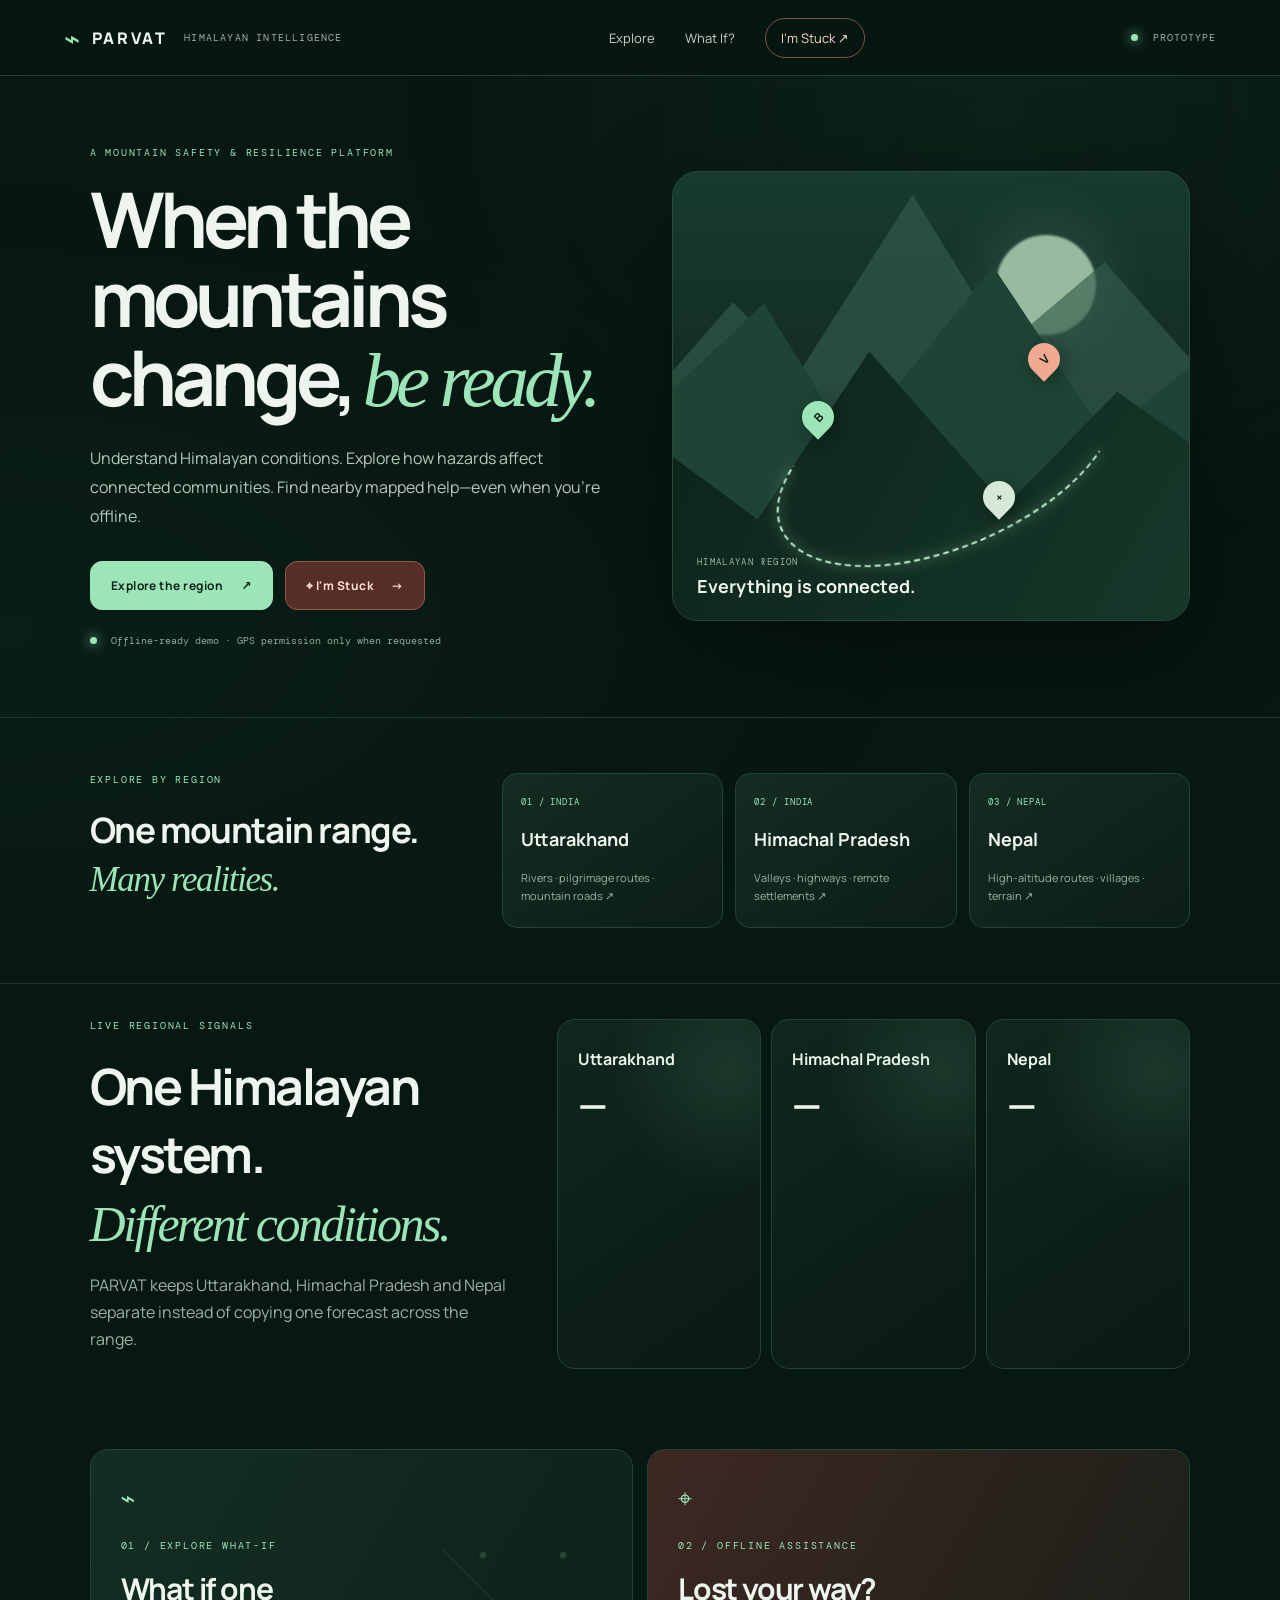
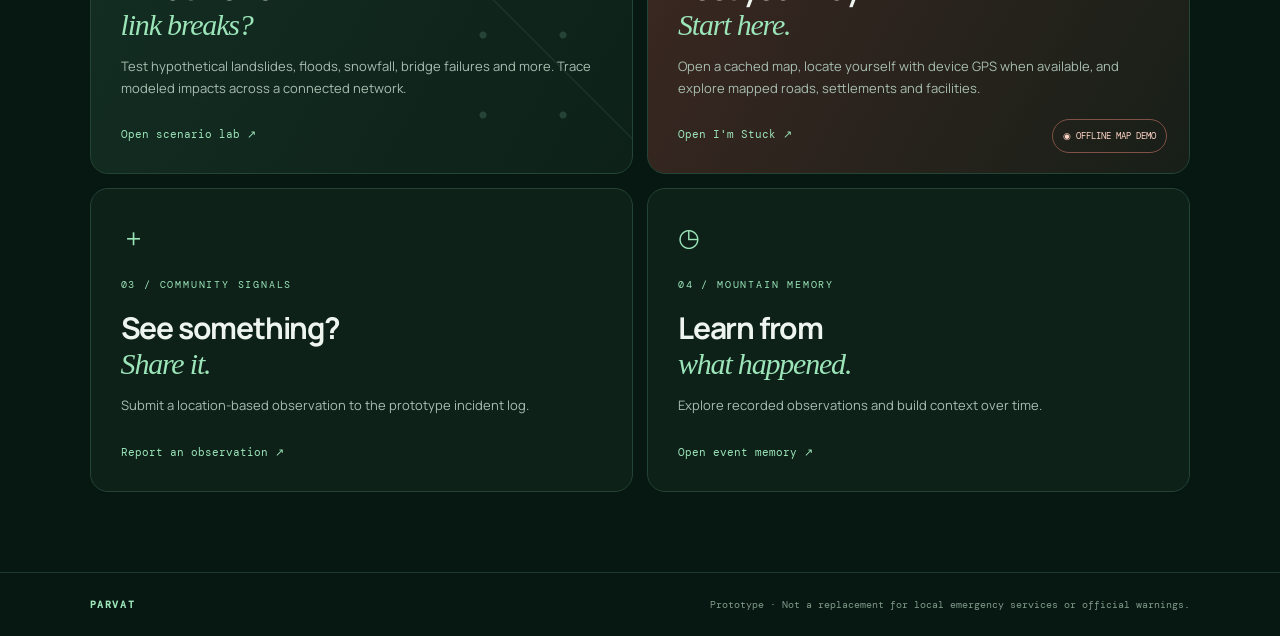
<file: frontend/index.html>
<!doctype html><html lang="en"><head><meta charset="utf-8"><meta name="viewport" content="width=device-width,initial-scale=1"><meta name="theme-color" content="#071711"><title>PARVAT — Himalayan Intelligence</title><link rel="stylesheet" href="assets/style.css"></head><body class="home"><div class="ambient"></div><header class="topbar"><a class="brand" href="index.html"><span class="brand-mark">⌁</span> PARVAT <small>HIMALAYAN INTELLIGENCE</small></a><nav><a href="pages/dashboard.html">Explore</a><a href="pages/simulate.html">What If?</a><a href="pages/stuck.html" class="nav-emergency">I'm Stuck ↗</a></nav><span class="live"><i></i> PROTOTYPE</span></header><main><section class="hero"><div class="hero-copy"><div class="eyebrow">A MOUNTAIN SAFETY & RESILIENCE PLATFORM</div><h1>When the mountains<br>change, <em>be ready.</em></h1><p class="lead">Understand Himalayan conditions. Explore how hazards affect connected communities. Find nearby mapped help—even when you're offline.</p><div class="hero-actions"><a class="btn primary" href="pages/dashboard.html">Explore the region <span>↗</span></a><a class="btn emergency" href="pages/stuck.html">⌖ I'm Stuck <span>→</span></a></div><div class="hero-note"><span class="pulse"></span> Offline-ready demo · GPS permission only when requested</div></div><div class="hero-art"><div class="sun"></div><div class="mountain mountain-back"></div><div class="mountain mountain-mid"></div><div class="mountain mountain-front"></div><div class="route-line"></div><div class="map-pin pin-a">B</div><div class="map-pin pin-b">V</div><div class="map-pin pin-c">+</div><div class="art-caption"><span>HIMALAYAN REGION</span><b>Everything is connected.</b></div></div></section><section class="region-section"><div><div class="eyebrow">EXPLORE BY REGION</div><h2>One mountain range.<br><em>Many realities.</em></h2></div><div class="region-cards"><a class="region-card" href="pages/dashboard.html?region=uttarakhand"><span>01 / INDIA</span><b>Uttarakhand</b><small>Rivers · pilgrimage routes · mountain roads ↗</small></a><a class="region-card" href="pages/dashboard.html?region=himachal"><span>02 / INDIA</span><b>Himachal Pradesh</b><small>Valleys · highways · remote settlements ↗</small></a><a class="region-card" href="pages/dashboard.html?region=nepal"><span>03 / NEPAL</span><b>Nepal</b><small>High-altitude routes · villages · terrain ↗</small></a></div></section><section class="home-weather"><div><div class="eyebrow">LIVE REGIONAL SIGNALS</div><h2>One Himalayan system.<br><em>Different conditions.</em></h2><p>PARVAT keeps Uttarakhand, Himachal Pradesh and Nepal separate instead of copying one forecast across the range.</p></div><div class="home-weather-grid" id="homeWeather"><div class="region-live-card"><h3>Uttarakhand</h3><div class="temp">—</div></div><div class="region-live-card"><h3>Himachal Pradesh</h3><div class="temp">—</div></div><div class="region-live-card"><h3>Nepal</h3><div class="temp">—</div></div></div></section><section class="feature-grid"><a class="feature feature-large" href="pages/simulate.html"><div class="feature-icon">⌁</div><div class="eyebrow">01 / EXPLORE WHAT-IF</div><h3>What if one<br><em>link breaks?</em></h3><p>Test hypothetical landslides, floods, snowfall, bridge failures and more. Trace modeled impacts across a connected network.</p><span class="feature-link">Open scenario lab ↗</span><div class="network-art"><i></i><i></i><i></i><i></i><i></i><b></b></div></a><a class="feature feature-rescue" href="pages/stuck.html"><div class="feature-icon">⌖</div><div class="eyebrow">02 / OFFLINE ASSISTANCE</div><h3>Lost your way?<br><em>Start here.</em></h3><p>Open a cached map, locate yourself with device GPS when available, and explore mapped roads, settlements and facilities.</p><span class="feature-link">Open I'm Stuck ↗</span><div class="offline-chip">◉ OFFLINE MAP DEMO</div></a><a class="feature" href="pages/report.html"><div class="feature-icon">＋</div><div class="eyebrow">03 / COMMUNITY SIGNALS</div><h3>See something?<br><em>Share it.</em></h3><p>Submit a location-based observation to the prototype incident log.</p><span class="feature-link">Report an observation ↗</span></a><a class="feature" href="pages/memory.html"><div class="feature-icon">◷</div><div class="eyebrow">04 / MOUNTAIN MEMORY</div><h3>Learn from<br><em>what happened.</em></h3><p>Explore recorded observations and build context over time.</p><span class="feature-link">Open event memory ↗</span></a></section></main><footer><b>PARVAT</b><span>Prototype · Not a replacement for local emergency services or official warnings.</span></footer><script src="assets/config.js"></script><script>const regions=["uttarakhand","himachal","nepal"];Promise.all(regions.map(r=>fetch((window.PARVAT_API||"http://127.0.0.1:8000")+"/api/regions/"+r+"/weather").then(x=>x.json()))).then(ds=>{document.querySelectorAll("#homeWeather .region-live-card").forEach((e,i)=>{const d=ds[i],c=d.current||{},r=d.risk||{};e.querySelector(".temp").textContent=c.temperature_c==null?"—":Math.round(c.temperature_c)+"°C";e.insertAdjacentHTML("beforeend",`<div class="home-weather-meta">Rain ${c.rain_mm??0} mm · ${r.band||"WATCH"}</div>`);})}).catch(()=>{});</script><script>if('serviceWorker'in navigator)navigator.serviceWorker.register('sw.js').catch(()=>{});</script></body></html>
</file>
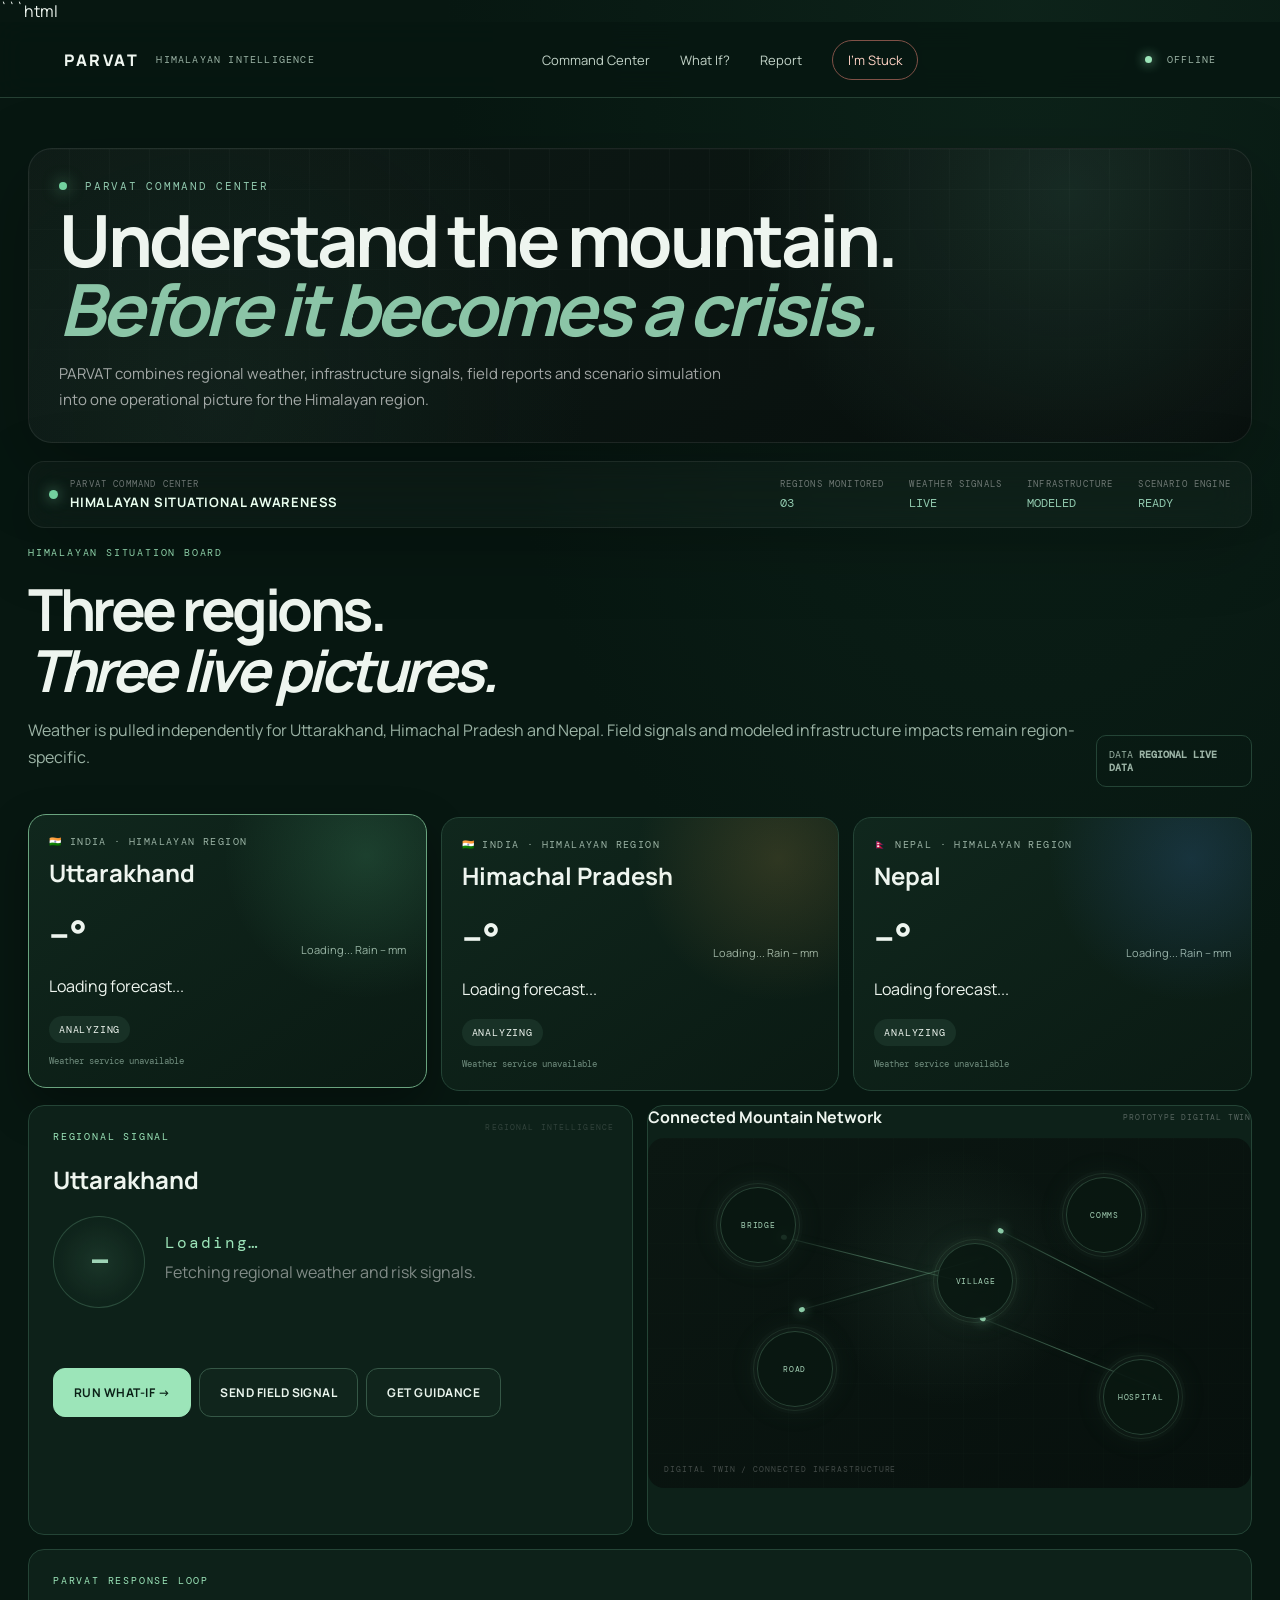
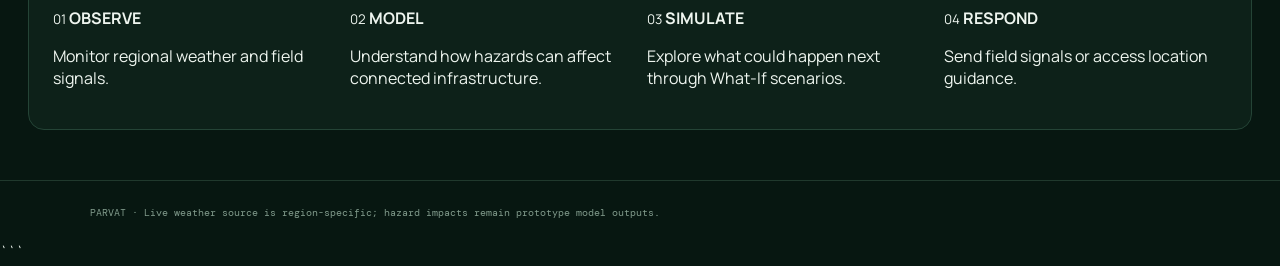
<file: frontend/pages/dashboard.html>
```html
<!doctype html>
<html lang="en">

<head>
    <meta charset="utf-8">
    <meta name="viewport" content="width=device-width, initial-scale=1">

    <title>Command Center — PARVAT</title>

    <link rel="stylesheet" href="../assets/style.css">

    <style>
        /* =========================================================
           COMMAND CENTER — DASHBOARD ENHANCEMENT
        ========================================================= */

        .command-hero {
            position: relative;
            overflow: hidden;
            margin-bottom: 18px;
            padding: 30px;
            border: 1px solid rgba(255,255,255,.08);
            border-radius: 24px;
            background:
                radial-gradient(circle at 85% 15%, rgba(91,168,138,.16), transparent 30%),
                radial-gradient(circle at 15% 90%, rgba(57,103,84,.12), transparent 35%),
                linear-gradient(135deg, rgba(14,28,23,.96), rgba(8,15,13,.98));
            box-shadow: 0 25px 80px rgba(0,0,0,.25);
        }

        .command-hero::before {
            content: "";
            position: absolute;
            inset: 0;
            pointer-events: none;
            background:
                linear-gradient(rgba(255,255,255,.025) 1px, transparent 1px),
                linear-gradient(90deg, rgba(255,255,255,.025) 1px, transparent 1px);
            background-size: 40px 40px;
            mask-image: linear-gradient(to bottom, black, transparent);
        }

        .command-hero-content {
            position: relative;
            z-index: 2;
            max-width: 850px;
        }

        .command-kicker {
            display: flex;
            align-items: center;
            gap: 10px;
            margin-bottom: 12px;
            font-family: "DM Mono", monospace;
            font-size: 11px;
            letter-spacing: .16em;
            color: #91c9ae;
        }

        .command-kicker .pulse {
            width: 8px;
            height: 8px;
            border-radius: 50%;
            background: #72d19f;
            box-shadow: 0 0 16px rgba(114,209,159,.8);
            animation: commandPulse 1.8s infinite;
        }

        @keyframes commandPulse {
            0%,100% {
                opacity: .45;
                transform: scale(.8);
            }

            50% {
                opacity: 1;
                transform: scale(1.15);
            }
        }

        .command-hero h1 {
            margin: 0;
            font-size: clamp(38px, 6vw, 72px);
            line-height: .96;
            letter-spacing: -.045em;
        }

        .command-hero h1 span {
            color: #8bc5a7;
            font-style: italic;
        }

        .command-hero p {
            max-width: 680px;
            margin: 18px 0 0;
            color: rgba(255,255,255,.62);
            font-size: 15px;
            line-height: 1.7;
        }

        /* COMMAND STATUS */

        .command-intelligence {
            display: grid;
            grid-template-columns: 1fr auto;
            gap: 20px;
            align-items: center;
            margin: 0 0 18px;
            padding: 16px 20px;
            border: 1px solid rgba(255,255,255,.07);
            border-radius: 16px;
            background: rgba(255,255,255,.025);
        }

        .command-live {
            display: flex;
            align-items: center;
            gap: 12px;
        }

        .live-dot {
            width: 9px;
            height: 9px;
            flex: 0 0 9px;
            border-radius: 50%;
            background: #73d19e;
            box-shadow: 0 0 14px rgba(115,209,158,.7);
        }

        .command-live small,
        .command-summary span {
            display: block;
            font-family: "DM Mono", monospace;
            font-size: 9px;
            letter-spacing: .13em;
            color: rgba(255,255,255,.4);
        }

        .command-live strong {
            display: block;
            margin-top: 3px;
            font-size: 13px;
            letter-spacing: .06em;
        }

        .command-summary {
            display: flex;
            gap: 25px;
        }

        .command-summary div {
            min-width: 80px;
        }

        .command-summary strong {
            display: block;
            margin-top: 5px;
            font-family: "DM Mono", monospace;
            font-size: 12px;
            color: #91c9ae;
        }

        /* REGION CARDS */

        .region-dashboard {
            display: grid;
            grid-template-columns: repeat(3, 1fr);
            gap: 14px;
        }

        .region-card {
            position: relative;
            overflow: hidden;
            min-height: 220px;
            padding: 22px;
            border: 1px solid rgba(255,255,255,.07);
            border-radius: 20px;
            background: linear-gradient(
                145deg,
                rgba(255,255,255,.045),
                rgba(255,255,255,.015)
            );
            transition: .35s ease;
            cursor: pointer;
        }

        .region-card:hover {
            transform: translateY(-4px);
            border-color: rgba(130,195,162,.35);
            box-shadow: 0 18px 50px rgba(0,0,0,.25);
        }

        .region-card::after {
            content: "";
            position: absolute;
            width: 180px;
            height: 180px;
            right: -80px;
            bottom: -100px;
            border-radius: 50%;
            background: rgba(112,180,143,.08);
            filter: blur(5px);
        }

        .region-card-top {
            display: flex;
            justify-content: space-between;
            align-items: flex-start;
        }

        .region-name {
            font-size: 18px;
            font-weight: 700;
        }

        .region-code {
            font-family: "DM Mono", monospace;
            font-size: 9px;
            color: rgba(255,255,255,.35);
            letter-spacing: .1em;
        }

        .region-weather {
            display: flex;
            align-items: center;
            gap: 14px;
            margin-top: 28px;
        }

        .region-icon {
            font-size: 38px;
            line-height: 1;
        }

        .region-temp {
            font-family: "DM Mono", monospace;
            font-size: 38px;
            letter-spacing: -.05em;
        }

        .region-condition {
            margin-top: 3px;
            color: rgba(255,255,255,.55);
            font-size: 12px;
        }

        .region-bottom {
            display: flex;
            justify-content: space-between;
            align-items: end;
            margin-top: 25px;
        }

        .region-risk-label {
            font-family: "DM Mono", monospace;
            font-size: 9px;
            color: rgba(255,255,255,.38);
            letter-spacing: .1em;
        }

        .region-risk {
            margin-top: 5px;
            font-size: 15px;
            font-weight: 700;
        }

        .region-rain {
            text-align: right;
            font-family: "DM Mono", monospace;
            font-size: 11px;
            color: rgba(255,255,255,.55);
        }

        /* SELECTED REGION */

        .intelligence-panel {
            position: relative;
            overflow: hidden;
        }

        .intelligence-panel::before {
            content: "REGIONAL INTELLIGENCE";
            position: absolute;
            right: 18px;
            top: 16px;
            font-family: "DM Mono", monospace;
            font-size: 8px;
            letter-spacing: .14em;
            color: rgba(255,255,255,.15);
        }

        .signal-line {
            display: flex;
            gap: 20px;
            align-items: center;
            margin-top: 20px;
        }

        .signal-score {
            display: grid;
            place-items: center;
            width: 92px;
            height: 92px;
            flex: 0 0 92px;
            border: 1px solid rgba(125,195,157,.25);
            border-radius: 50%;
            background: radial-gradient(
                circle,
                rgba(104,168,130,.15),
                rgba(104,168,130,.025) 65%
            );
            font-family: "DM Mono", monospace;
            font-size: 25px;
            color: #9ed3b5;
        }

        .signal-line b {
            font-size: 16px;
        }

        .signal-line p {
            margin-top: 7px;
            color: rgba(255,255,255,.48);
            line-height: 1.55;
        }

        .drivers {
            display: flex;
            flex-wrap: wrap;
            gap: 7px;
            margin-top: 20px;
        }

        .drivers > * {
            padding: 7px 10px;
            border: 1px solid rgba(255,255,255,.07);
            border-radius: 999px;
            background: rgba(255,255,255,.025);
            font-family: "DM Mono", monospace;
            font-size: 9px;
            color: rgba(255,255,255,.55);
        }

        .asset-strip {
            display: grid;
            grid-template-columns: repeat(3, 1fr);
            gap: 8px;
            margin-top: 18px;
        }

        .asset-strip > * {
            padding: 12px;
            border: 1px solid rgba(255,255,255,.06);
            border-radius: 10px;
            background: rgba(0,0,0,.12);
        }

        .quick-actions {
            display: flex;
            flex-wrap: wrap;
            gap: 8px;
            margin-top: 22px;
        }

        /* DIGITAL TWIN */

        .map {
            min-height: 430px;
            overflow: hidden;
        }

        .map-title {
            display: flex;
            justify-content: space-between;
            align-items: center;
            margin-bottom: 10px;
        }

        .map-title span {
            font-family: "DM Mono", monospace;
            font-size: 8px;
            letter-spacing: .1em;
            color: rgba(255,255,255,.3);
        }

        .network-live {
            position: relative;
            min-height: 350px;
            overflow: hidden;
            border-radius: 16px;
            background:
                radial-gradient(circle at 50% 40%, rgba(87,135,111,.13), transparent 35%),
                linear-gradient(145deg, #0b1712, #07100d);
        }

        .network-live::before {
            content: "";
            position: absolute;
            inset: 0;
            opacity: .3;
            background:
                linear-gradient(rgba(130,180,150,.06) 1px, transparent 1px),
                linear-gradient(90deg, rgba(130,180,150,.06) 1px, transparent 1px);
            background-size: 35px 35px;
        }

        .network-live::after {
            content: "DIGITAL TWIN / CONNECTED INFRASTRUCTURE";
            position: absolute;
            left: 16px;
            bottom: 14px;
            font-family: "DM Mono", monospace;
            font-size: 8px;
            letter-spacing: .12em;
            color: rgba(255,255,255,.24);
        }

        .network-node {
            position: absolute;
            z-index: 3;
            display: grid;
            place-items: center;
            width: 76px;
            height: 76px;
            border: 1px solid rgba(135,200,164,.25);
            border-radius: 50%;
            background: rgba(10,25,18,.88);
            box-shadow:
                0 0 0 7px rgba(111,181,139,.025),
                0 0 35px rgba(111,181,139,.08);
            font-family: "DM Mono", monospace;
            font-size: 8px;
            letter-spacing: .08em;
            color: #a3cfb4;
        }

        .network-node::after {
            content: "";
            position: absolute;
            inset: -5px;
            border: 1px solid rgba(120,190,148,.12);
            border-radius: inherit;
            animation: nodePulse 3s infinite;
        }

        @keyframes nodePulse {
            0%,100% {
                transform: scale(.95);
                opacity: .2;
            }

            50% {
                transform: scale(1.08);
                opacity: .7;
            }
        }

        .bridge {
            top: 14%;
            left: 12%;
        }

        .road {
            top: 55%;
            left: 18%;
        }

        .village {
            top: 30%;
            left: 48%;
        }

        .hospital {
            top: 63%;
            right: 12%;
        }

        .comms {
            top: 11%;
            right: 18%;
        }

        .network-edge {
            position: absolute;
            z-index: 1;
            height: 1px;
            transform-origin: left center;
            background: linear-gradient(
                90deg,
                rgba(125,190,151,.05),
                rgba(125,190,151,.5),
                rgba(125,190,151,.05)
            );
            box-shadow: 0 0 10px rgba(125,190,151,.15);
        }

        .network-edge::after {
            content: "";
            position: absolute;
            top: -2px;
            left: 0;
            width: 6px;
            height: 5px;
            border-radius: 50%;
            background: #8bcaa7;
            box-shadow: 0 0 12px #8bcaa7;
            animation: signalTravel 3s linear infinite;
        }

        @keyframes signalTravel {
            from {
                left: 0;
                opacity: 0;
            }

            15% {
                opacity: 1;
            }

            85% {
                opacity: 1;
            }

            to {
                left: 100%;
                opacity: 0;
            }
        }

        .e1 {
            width: 35%;
            top: 28%;
            left: 22%;
            transform: rotate(14deg);
        }

        .e2 {
            width: 32%;
            top: 49%;
            left: 25%;
            transform: rotate(-16deg);
        }

        .e3 {
            width: 32%;
            top: 51%;
            left: 55%;
            transform: rotate(22deg);
        }

        .e4 {
            width: 29%;
            top: 26%;
            left: 58%;
            transform: rotate(27deg);
        }

        /* MOBILE */

        @media (max-width: 900px) {
            .region-dashboard {
                grid-template-columns: 1fr;
            }

            .command-intelligence {
                grid-template-columns: 1fr;
            }

            .command-summary {
                overflow-x: auto;
                padding-bottom: 3px;
            }

            .command-hero {
                padding: 24px;
            }

            .grid.g2 {
                grid-template-columns: 1fr;
            }
        }

        @media (max-width: 560px) {
            .command-hero h1 {
                font-size: 42px;
            }

            .command-summary {
                gap: 18px;
            }

            .signal-line {
                align-items: flex-start;
            }

            .asset-strip {
                grid-template-columns: 1fr;
            }

            .quick-actions {
                flex-direction: column;
            }

            .quick-actions .btn {
                width: 100%;
                text-align: center;
            }

            .network-live {
                min-height: 310px;
            }

            .network-node {
                width: 64px;
                height: 64px;
                font-size: 7px;
            }
        }
    </style>
</head>

<body class="app" data-page="dashboard">

<header class="topbar">

    <a class="brand" href="../index.html">
        PARVAT
        <small>HIMALAYAN INTELLIGENCE</small>
    </a>

    <nav>
        <a class="active" href="dashboard.html">Command Center</a>
        <a href="simulate.html">What If?</a>
        <a href="report.html">Report</a>
        <a href="stuck.html" class="nav-emergency">I'm Stuck</a>
    </nav>

    <div class="live">
        <i></i>
        <span data-health>CHECKING</span>
    </div>

</header>


<main class="page">

    <!-- =====================================================
         COMMAND CENTER HERO
    ====================================================== -->

    <section class="command-hero">

        <div class="command-hero-content">

            <div class="command-kicker">
                <span class="pulse"></span>
                PARVAT COMMAND CENTER
            </div>

            <h1>
                Understand the mountain.<br>
                <span>Before it becomes a crisis.</span>
            </h1>

            <p>
                PARVAT combines regional weather, infrastructure signals,
                field reports and scenario simulation into one operational
                picture for the Himalayan region.
            </p>

        </div>

    </section>


    <!-- =====================================================
         LIVE INTELLIGENCE STRIP
    ====================================================== -->

    <section class="command-intelligence">

        <div class="command-live">

            <span class="live-dot"></span>

            <div>
                <small>PARVAT COMMAND CENTER</small>
                <strong>HIMALAYAN SITUATIONAL AWARENESS</strong>
            </div>

        </div>

        <div class="command-summary">

            <div>
                <span>REGIONS MONITORED</span>
                <strong>03</strong>
            </div>

            <div>
                <span>WEATHER SIGNALS</span>
                <strong>LIVE</strong>
            </div>

            <div>
                <span>INFRASTRUCTURE</span>
                <strong>MODELED</strong>
            </div>

            <div>
                <span>SCENARIO ENGINE</span>
                <strong>READY</strong>
            </div>

        </div>

    </section>


    <!-- =====================================================
         PAGE HEADER
    ====================================================== -->

    <div class="page-head">

        <div>

            <div class="eyebrow">
                HIMALAYAN SITUATION BOARD
            </div>

            <h1>
                Three regions.<br>
                <i>Three live pictures.</i>
            </h1>

            <p>
                Weather is pulled independently for Uttarakhand,
                Himachal Pradesh and Nepal. Field signals and modeled
                infrastructure impacts remain region-specific.
            </p>

        </div>

        <span class="status">
            DATA
            <b id="weatherStatus">LIVE / CHECKING</b>
        </span>

    </div>


    <!-- =====================================================
         REGION WEATHER CARDS
         app.js renders these into #regionCards
    ====================================================== -->

    <section
        class="region-dashboard"
        id="regionCards">
    </section>


    <!-- =====================================================
         SELECTED REGION + DIGITAL TWIN
    ====================================================== -->

    <section
        class="grid g2"
        style="margin-top:14px"
    >

        <!-- REGIONAL INTELLIGENCE -->

        <div class="panel pad intelligence-panel">

            <div class="eyebrow">
                REGIONAL SIGNAL
            </div>

            <h2 id="selectedRegionTitle">
                Uttarakhand
            </h2>

            <div class="signal-line">

                <div
                    class="signal-score"
                    id="selectedScore"
                >
                    —
                </div>

                <div>

                    <b id="selectedBand">
                        Loading…
                    </b>

                    <p id="selectedGuidance">
                        Fetching regional weather and risk signals.
                    </p>

                </div>

            </div>


            <!-- Dynamic risk drivers -->

            <div
                class="drivers"
                id="drivers">
            </div>


            <!-- Infrastructure summary -->

            <div
                class="asset-strip"
                id="assetStrip">
            </div>


            <!-- Actions -->

            <div class="quick-actions">

                <a
                    class="btn primary"
                    href="simulate.html"
                >
                    RUN WHAT-IF →
                </a>

                <a
                    class="btn"
                    href="report.html"
                >
                    SEND FIELD SIGNAL
                </a>

                <a
                    class="btn"
                    href="stuck.html"
                >
                    GET GUIDANCE
                </a>

            </div>

        </div>


        <!-- =================================================
             CONNECTED MOUNTAIN DIGITAL TWIN
        ================================================== -->

        <div class="panel map">

            <div class="map-title">

                <b>
                    Connected Mountain Network
                </b>

                <span>
                    PROTOTYPE DIGITAL TWIN
                </span>

            </div>


            <div class="network-live">

                <!-- Infrastructure nodes -->

                <div class="network-node bridge">
                    BRIDGE
                </div>

                <div class="network-node road">
                    ROAD
                </div>

                <div class="network-node village">
                    VILLAGE
                </div>

                <div class="network-node hospital">
                    HOSPITAL
                </div>

                <div class="network-node comms">
                    COMMS
                </div>


                <!-- Network connections -->

                <i class="network-edge e1"></i>
                <i class="network-edge e2"></i>
                <i class="network-edge e3"></i>
                <i class="network-edge e4"></i>

            </div>

        </div>

    </section>


    <!-- =====================================================
         OPERATIONAL FLOW
    ====================================================== -->

    <section
        class="panel pad"
        style="margin-top:14px"
    >

        <div class="eyebrow">
            PARVAT RESPONSE LOOP
        </div>

        <div
            class="grid g4"
            style="margin-top:14px"
        >

            <div class="mini-card">
                <small>01</small>
                <b>OBSERVE</b>
                <p>
                    Monitor regional weather and field signals.
                </p>
            </div>

            <div class="mini-card">
                <small>02</small>
                <b>MODEL</b>
                <p>
                    Understand how hazards can affect connected infrastructure.
                </p>
            </div>

            <div class="mini-card">
                <small>03</small>
                <b>SIMULATE</b>
                <p>
                    Explore what could happen next through What-If scenarios.
                </p>
            </div>

            <div class="mini-card">
                <small>04</small>
                <b>RESPOND</b>
                <p>
                    Send field signals or access location guidance.
                </p>
            </div>

        </div>

    </section>

</main>


<footer>
    PARVAT · Live weather source is region-specific;
    hazard impacts remain prototype model outputs.
</footer>


<script src="../assets/config.js"></script>
<script src="../assets/app.js"></script>

</body>
</html>
```
</file>
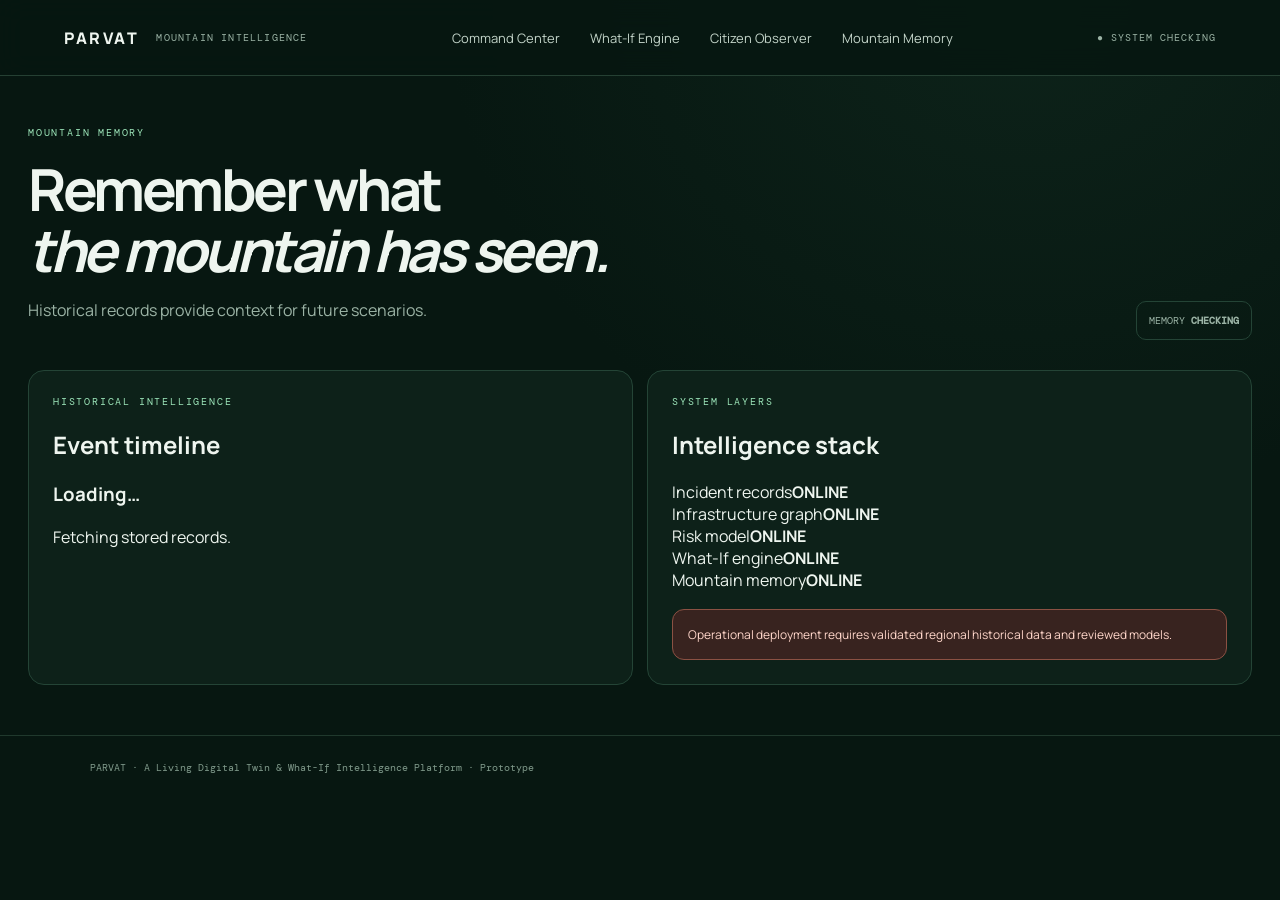
<file: frontend/pages/memory.html>
<!doctype html><html lang="en"><head><meta charset="utf-8"><meta name="viewport" content="width=device-width,initial-scale=1"><title>Mountain Memory — PARVAT</title><link rel="stylesheet" href="../assets/style.css"></head><body class="app" data-page="memory"><header class="topbar"><a class="brand" href="../index.html">PARVAT <small>MOUNTAIN INTELLIGENCE</small></a><nav class="nav"><a class="" href="dashboard.html">Command Center</a><a class="" href="simulate.html">What-If Engine</a><a class="" href="report.html">Citizen Observer</a><a class="active" href="memory.html">Mountain Memory</a></nav><div class="live">● SYSTEM <span data-health>CHECKING</span></div></header><main class="page"><div class="page-head"><div><div class="eyebrow">MOUNTAIN MEMORY</div><h1>Remember what<br><i>the mountain has seen.</i></h1><p>Historical records provide context for future scenarios.</p></div><span class="status">MEMORY <b data-health>CHECKING</b></span></div><section class="grid g2"><div class="panel pad"><div class="eyebrow">HISTORICAL INTELLIGENCE</div><h2 style="font-family:Manrope">Event timeline</h2><div id="memory" class="timeline"><div class="event"><h3>Loading…</h3><p>Fetching stored records.</p></div></div></div><div class="panel pad"><div class="eyebrow">SYSTEM LAYERS</div><h2 style="font-family:Manrope">Intelligence stack</h2><div class="systems"><div class="sys"><span>Incident records</span><b class="online">ONLINE</b></div><div class="sys"><span>Infrastructure graph</span><b class="online">ONLINE</b></div><div class="sys"><span>Risk model</span><b class="online">ONLINE</b></div><div class="sys"><span>What-If engine</span><b class="online">ONLINE</b></div><div class="sys"><span>Mountain memory</span><b class="online">ONLINE</b></div></div><div class="alert" style="margin-top:18px">Operational deployment requires validated regional historical data and reviewed models.</div></div></section></main><footer>PARVAT · A Living Digital Twin &amp; What-If Intelligence Platform · Prototype</footer><div class="toast"></div><script src="../assets/config.js"></script><script src="../assets/app.js"></script><script>if("serviceWorker" in navigator)navigator.serviceWorker.register("../sw.js").catch(()=>{});</script></body></html>
</file>
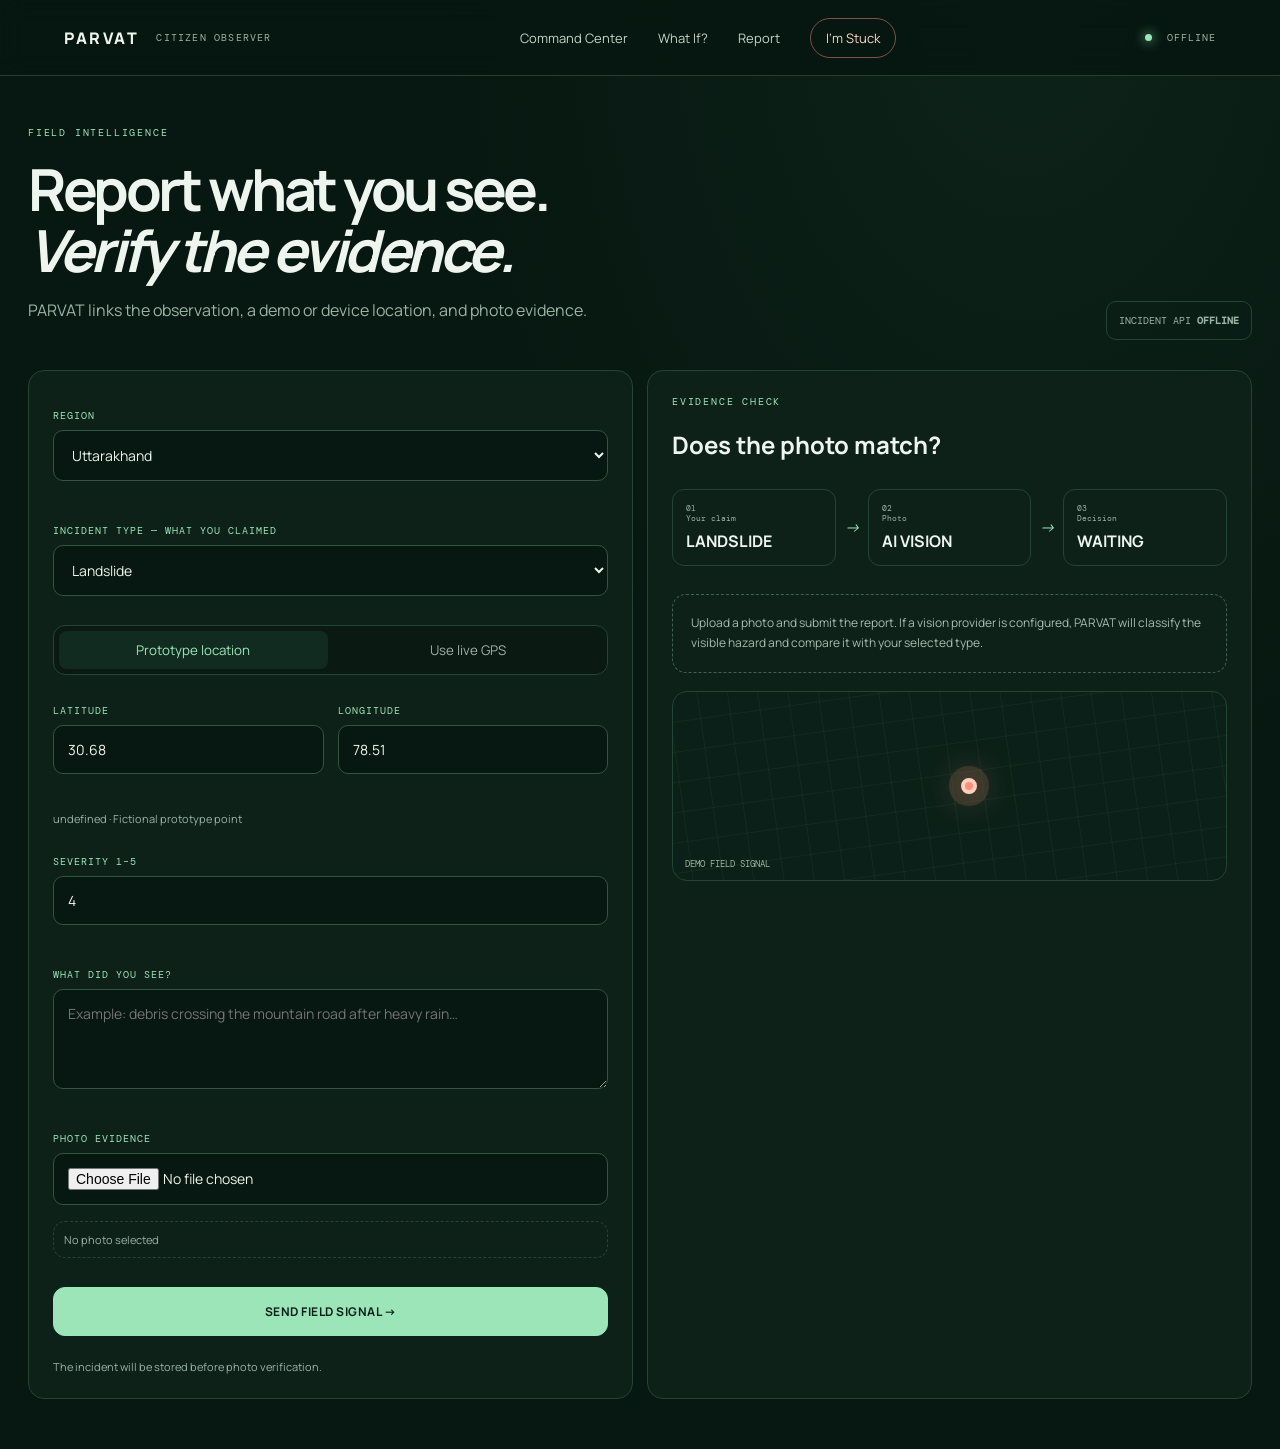
<file: frontend/pages/report.html>
<!doctype html><html lang="en"><head><meta charset="utf-8"><meta name="viewport" content="width=device-width,initial-scale=1"><title>Citizen Observer — PARVAT</title><link rel="stylesheet" href="../assets/style.css"></head><body class="app" data-page="report"><header class="topbar"><a class="brand" href="../index.html">PARVAT <small>CITIZEN OBSERVER</small></a><nav><a href="dashboard.html">Command Center</a><a href="simulate.html">What If?</a><a class="active" href="report.html">Report</a><a href="stuck.html" class="nav-emergency">I'm Stuck</a></nav><div class="live"><i></i> <span data-health>CHECKING</span></div></header><main class="page"><div class="page-head"><div><div class="eyebrow">FIELD INTELLIGENCE</div><h1>Report what you see.<br><i>Verify the evidence.</i></h1><p>PARVAT links the observation, a demo or device location, and photo evidence.</p></div><span class="status">INCIDENT API <b data-health>CHECKING</b></span></div><section class="grid g2"><div class="panel pad"><form id="form" class="grid" style="gap:15px"><div class="field"><label>REGION</label><select id="reportRegion" name="region"><option value="uttarakhand">Uttarakhand</option><option value="himachal">Himachal Pradesh</option><option value="nepal">Nepal</option></select></div><div class="field"><label>INCIDENT TYPE — WHAT YOU CLAIMED</label><select id="incidentType" name="incident_type"><option value="landslide">Landslide</option><option value="flash_flood">Flash flood</option><option value="road_damage">Road damage</option><option value="bridge_damage">Bridge damage</option><option value="other">Other</option></select></div><div class="location-switch"><button type="button" class="active" id="demoLocation">Prototype location</button><button type="button" id="liveLocation">Use live GPS</button></div><div class="grid g2"><div class="field"><label>LATITUDE</label><input id="lat" name="latitude" type="number" step="any" required></div><div class="field"><label>LONGITUDE</label><input id="lon" name="longitude" type="number" step="any" required></div></div><div id="locationHint" class="note">Fictional prototype point selected for safe demonstration.</div><div class="field"><label>SEVERITY 1–5</label><input name="severity" type="number" min="1" max="5" value="4" required></div><div class="field"><label>WHAT DID YOU SEE?</label><textarea name="description" rows="3" required placeholder="Example: debris crossing the mountain road after heavy rain…"></textarea></div><div class="field"><label>PHOTO EVIDENCE</label><input id="photo" name="photo" type="file" accept="image/*"><div class="photo-preview" id="photoPreview">No photo selected</div></div><button class="btn primary" type="submit">SEND FIELD SIGNAL →</button><div id="reportStatus" class="note">The incident will be stored before photo verification.</div></form></div><div class="panel pad evidence-panel"><div class="eyebrow">EVIDENCE CHECK</div><h2 style="font-family:Manrope">Does the photo match?</h2><div class="evidence-flow"><div><b>01</b><span>Your claim</span><strong id="claimOut">LANDSLIDE</strong></div><i>→</i><div><b>02</b><span>Photo</span><strong>AI VISION</strong></div><i>→</i><div><b>03</b><span>Decision</span><strong id="matchOut">WAITING</strong></div></div><div class="verification-box" id="verification">Upload a photo and submit the report. If a vision provider is configured, PARVAT will classify the visible hazard and compare it with your selected type.</div><div class="map-preview"><div class="map-grid"></div><div class="report-pin"></div><span>DEMO FIELD SIGNAL</span></div></div></section></main><div class="toast"></div><script src="../assets/config.js"></script><script src="../assets/app.js"></script></body></html>
</file>
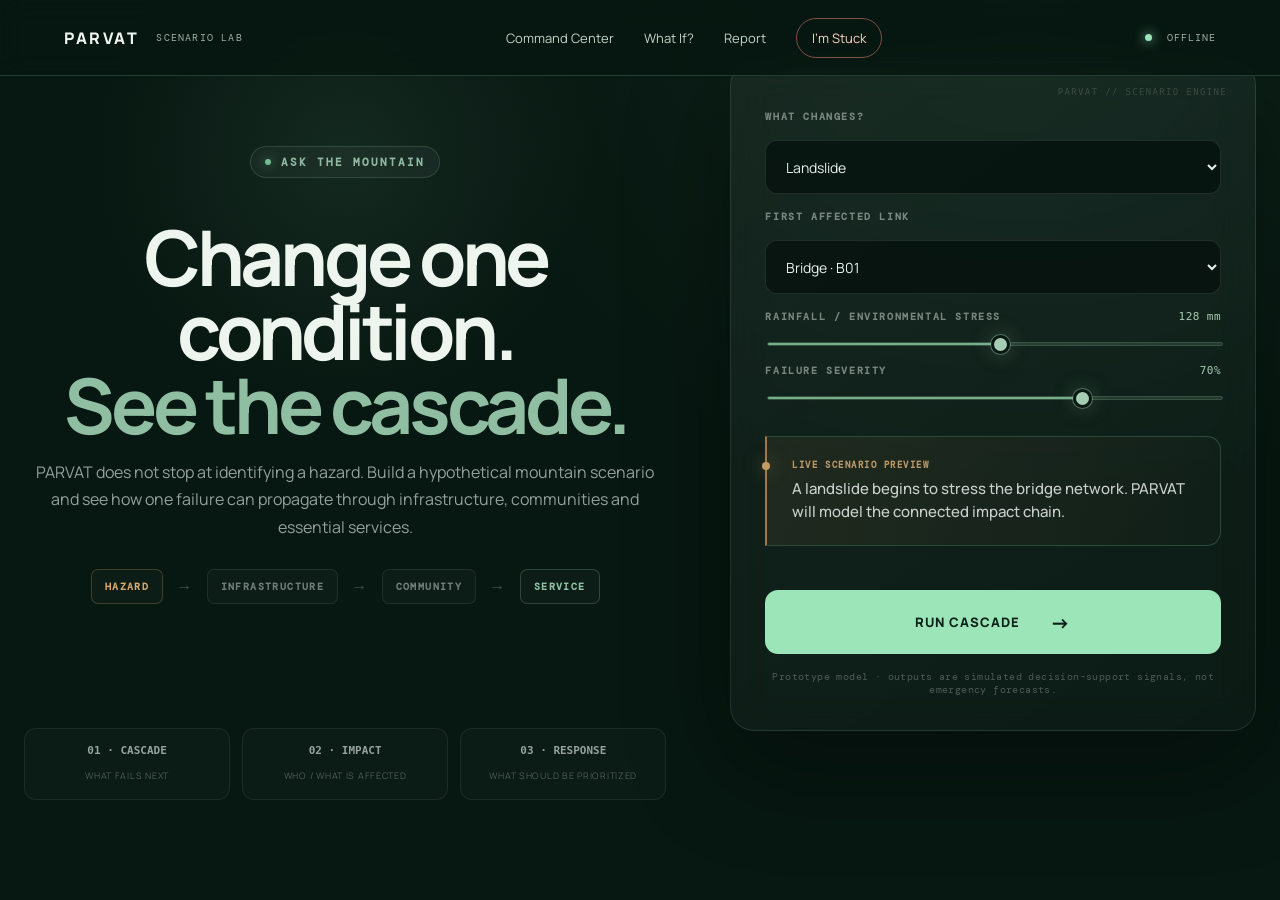
<file: frontend/pages/simulate.html>
<!doctype html>
<html lang="en">
<head>
  <meta charset="utf-8">
  <meta name="viewport" content="width=device-width,initial-scale=1">

  <title>What-If Engine — PARVAT</title>

  <link rel="stylesheet" href="../assets/style.css">

  <style>
    /* =========================================================
       PARVAT WHAT-IF — SCENARIO LAB
       ========================================================= */

    .whatif-page {
      min-height: 100vh;
      overflow-x: hidden;
      background:
        radial-gradient(circle at 15% 20%, rgba(90, 150, 125, .10), transparent 32%),
        radial-gradient(circle at 85% 70%, rgba(190, 145, 70, .07), transparent 28%),
        #07110e;
    }

    .whatif-shell {
      width: min(1380px, calc(100% - 48px));
      margin: 0 auto;
      padding: 70px 0 100px;
    }

    /* =========================
       TOP INTRO
       ========================= */

    .whatif-intro {
      position: relative;
      max-width: 1050px;
      margin: 0 auto 42px;
      text-align: center;
    }

    .whatif-intro::before {
      content: "";
      position: absolute;
      width: 520px;
      height: 520px;
      left: 50%;
      top: -250px;
      transform: translateX(-50%);
      border-radius: 50%;
      background: radial-gradient(
        circle,
        rgba(109, 164, 137, .13),
        transparent 68%
      );
      pointer-events: none;
      z-index: -1;
    }

    .eyebrow {
      display: inline-flex;
      align-items: center;
      gap: 10px;
      padding: 8px 14px;
      border: 1px solid rgba(150, 190, 165, .20);
      border-radius: 999px;
      background: rgba(255,255,255,.035);
      color: #91b8a3;
      font-size: 11px;
      font-weight: 700;
      letter-spacing: .18em;
    }

    .eyebrow::before {
      content: "";
      width: 6px;
      height: 6px;
      border-radius: 50%;
      background: #74bd91;
      box-shadow: 0 0 12px rgba(116,189,145,.8);
    }

    .whatif-intro h1 {
      margin: 22px 0 18px;
      font-size: clamp(42px, 6vw, 82px);
      line-height: .96;
      letter-spacing: -.055em;
      font-weight: 700;
    }

    .whatif-intro h1 em {
      font-style: normal;
      color: #8fbea2;
    }

    .whatif-intro p {
      max-width: 690px;
      margin: 0 auto;
      color: rgba(235,245,240,.62);
      font-size: 16px;
      line-height: 1.7;
    }

    /* =========================
       CASCADE EXPLANATION
       ========================= */

    .mini-chain {
      display: flex;
      align-items: center;
      justify-content: center;
      flex-wrap: wrap;
      gap: 13px;
      margin-top: 28px;
      color: rgba(235,245,240,.45);
      font-size: 10px;
      font-weight: 700;
      letter-spacing: .14em;
    }

    .mini-chain span {
      padding: 10px 13px;
      border: 1px solid rgba(255,255,255,.08);
      border-radius: 7px;
      background: rgba(255,255,255,.025);
    }

    .mini-chain span:first-child {
      color: #d9a86c;
      border-color: rgba(217,168,108,.25);
    }

    .mini-chain span:last-child {
      color: #8fc2a5;
      border-color: rgba(143,194,165,.25);
    }

    .mini-chain i {
      font-style: normal;
      color: rgba(255,255,255,.25);
      font-size: 16px;
    }

    /* =========================
       MAIN LAB
       ========================= */

    .whatif-card {
      position: relative;
      width: min(850px, 100%);
      margin: 0 auto;
      padding: 34px;
      border: 1px solid rgba(165,195,177,.14);
      border-radius: 24px;
      background:
        linear-gradient(
          145deg,
          rgba(255,255,255,.055),
          rgba(255,255,255,.018)
        );
      box-shadow:
        0 35px 100px rgba(0,0,0,.34),
        inset 0 1px 0 rgba(255,255,255,.04);
      backdrop-filter: blur(18px);
      overflow: hidden;
    }

    .whatif-card::before {
      content: "";
      position: absolute;
      left: 0;
      right: 0;
      top: 0;
      height: 1px;
      background: linear-gradient(
        90deg,
        transparent,
        rgba(130,185,150,.55),
        transparent
      );
    }

    .whatif-card::after {
      content: "PARVAT // SCENARIO ENGINE";
      position: absolute;
      right: 28px;
      top: 25px;
      color: rgba(255,255,255,.16);
      font-family: monospace;
      font-size: 9px;
      letter-spacing: .15em;
    }

    /* =========================
       FIELDS
       ========================= */

    .field {
      margin-bottom: 25px;
    }

    .field label {
      display: flex;
      align-items: center;
      justify-content: space-between;
      margin-bottom: 9px;
      color: rgba(230,242,235,.48);
      font-size: 10px;
      font-weight: 700;
      letter-spacing: .16em;
    }

    .field output {
      color: #a8cdb5;
      font-family: monospace;
      font-size: 11px;
      letter-spacing: .04em;
    }

    .field select {
      width: 100%;
      min-height: 54px;
      padding: 0 16px;
      border: 1px solid rgba(255,255,255,.10);
      border-radius: 12px;
      outline: none;
      color: #e9f1ed;
      background: rgba(5,16,13,.75);
      font-family: inherit;
      font-size: 14px;
      cursor: pointer;
      transition: .25s ease;
    }

    .field select:hover,
    .field select:focus {
      border-color: rgba(133,190,151,.45);
      box-shadow: 0 0 0 3px rgba(133,190,151,.06);
    }

    .field select option {
      background: #091511;
      color: white;
    }

    /* =========================
       SLIDERS
       ========================= */

    .field input[type="range"] {
      width: 100%;
      appearance: none;
      height: 4px;
      border-radius: 99px;
      outline: none;
      cursor: pointer;
      background:
        linear-gradient(
          90deg,
          #78ae8c 0%,
          #78ae8c var(--value, 50%),
          rgba(255,255,255,.10) var(--value, 50%),
          rgba(255,255,255,.10) 100%
        );
    }

    .field input[type="range"]::-webkit-slider-thumb {
      appearance: none;
      width: 19px;
      height: 19px;
      border-radius: 50%;
      border: 3px solid #0a1712;
      background: #a5cdb3;
      box-shadow:
        0 0 0 1px rgba(165,205,179,.4),
        0 0 20px rgba(120,174,140,.35);
      cursor: pointer;
    }

    .field input[type="range"]::-moz-range-thumb {
      width: 15px;
      height: 15px;
      border-radius: 50%;
      border: 3px solid #0a1712;
      background: #a5cdb3;
      cursor: pointer;
    }

    /* =========================
       LIVE SCENARIO PREVIEW
       ========================= */

    .scenario-preview {
      position: relative;
      margin-top: 34px;
      padding: 22px 22px 22px 25px;
      border-left: 2px solid #9d7a4b;
      border-radius: 0 14px 14px 0;
      background:
        linear-gradient(
          90deg,
          rgba(157,122,75,.11),
          rgba(157,122,75,.025)
        );
    }

    .scenario-preview::before {
      content: "";
      position: absolute;
      left: -5px;
      top: 25px;
      width: 8px;
      height: 8px;
      border-radius: 50%;
      background: #c19a62;
      box-shadow: 0 0 18px rgba(193,154,98,.7);
    }

    .scenario-preview span {
      display: block;
      margin-bottom: 7px;
      color: #b99769;
      font-size: 9px;
      font-weight: 700;
      letter-spacing: .17em;
    }

    .scenario-preview b {
      display: block;
      color: rgba(242,247,244,.82);
      font-size: 15px;
      line-height: 1.5;
      font-weight: 500;
    }

    /* =========================
       RUN BUTTON
       ========================= */

    .run-big {
      position: relative;
      width: 100%;
      min-height: 64px;
      margin-top: 24px;
      border: 0;
      border-radius: 13px;
      color: #06100c;
      background: linear-gradient(
        100deg,
        #9bc8a9,
        #d0dfbf
      );
      font-weight: 800;
      letter-spacing: .08em;
      cursor: pointer;
      overflow: hidden;
      transition:
        transform .25s ease,
        box-shadow .25s ease;
    }

    .run-big::before {
      content: "";
      position: absolute;
      inset: 0;
      background: linear-gradient(
        110deg,
        transparent 20%,
        rgba(255,255,255,.55) 50%,
        transparent 80%
      );
      transform: translateX(-120%);
      transition: transform .7s ease;
    }

    .run-big:hover {
      transform: translateY(-2px);
      box-shadow:
        0 15px 35px rgba(110,170,130,.20),
        0 0 35px rgba(110,170,130,.08);
    }

    .run-big:hover::before {
      transform: translateX(120%);
    }

    .run-big span {
      margin-left: 12px;
      font-size: 20px;
    }

    .prototype-note {
      margin: 16px 0 0;
      text-align: center;
      color: rgba(230,240,235,.30);
      font-size: 10px;
      letter-spacing: .04em;
    }

    /* =========================
       BOTTOM SIGNALS
       ========================= */

    .whatif-signals {
      display: grid;
      grid-template-columns: repeat(3, 1fr);
      gap: 12px;
      width: min(850px, 100%);
      margin: 18px auto 0;
    }

    .signal {
      padding: 15px;
      border: 1px solid rgba(255,255,255,.07);
      border-radius: 12px;
      background: rgba(255,255,255,.018);
      text-align: center;
    }

    .signal strong {
      display: block;
      margin-bottom: 5px;
      color: rgba(235,245,240,.62);
      font-family: monospace;
      font-size: 11px;
    }

    .signal span {
      color: rgba(235,245,240,.30);
      font-size: 9px;
      letter-spacing: .08em;
    }

    /* =========================
       MOBILE
       ========================= */

    @media (max-width: 700px) {

      .whatif-shell {
        width: min(100% - 24px, 1380px);
        padding-top: 45px;
      }

      .whatif-intro h1 {
        font-size: clamp(39px, 13vw, 60px);
      }

      .whatif-intro p {
        font-size: 14px;
      }

      .mini-chain {
        gap: 7px;
      }

      .mini-chain span {
        padding: 8px 9px;
        font-size: 8px;
      }

      .mini-chain i {
        font-size: 12px;
      }

      .whatif-card {
        padding: 23px 18px;
        border-radius: 18px;
      }

      .whatif-card::after {
        display: none;
      }

      .whatif-signals {
        grid-template-columns: 1fr;
      }

      .field {
        margin-bottom: 21px;
      }
    }
  </style>
</head>

<body class="app whatif-page" data-page="simulate">

<header class="topbar">

  <a class="brand" href="../index.html">
    PARVAT
    <small>SCENARIO LAB</small>
  </a>

  <nav>
    <a href="dashboard.html">Command Center</a>
    <a class="active" href="simulate.html">What If?</a>
    <a href="report.html">Report</a>
    <a class="nav-emergency" href="stuck.html">I'm Stuck</a>
  </nav>

  <div class="live">
    <i></i>
    <span data-health>CHECKING</span>
  </div>

</header>


<main class="whatif-shell">

  <!-- =========================
       INTRO
       ========================= -->

  <section class="whatif-intro">

    <div class="eyebrow">
      ASK THE MOUNTAIN
    </div>

    <h1>
      Change one condition.<br>
      <em>See the cascade.</em>
    </h1>

    <p>
      PARVAT does not stop at identifying a hazard.
      Build a hypothetical mountain scenario and see how
      one failure can propagate through infrastructure,
      communities and essential services.
    </p>

    <div class="mini-chain">

      <span>HAZARD</span>
      <i>→</i>

      <span>INFRASTRUCTURE</span>
      <i>→</i>

      <span>COMMUNITY</span>
      <i>→</i>

      <span>SERVICE</span>

    </div>

  </section>


  <!-- =========================
       SCENARIO BUILDER
       ========================= -->

  <section class="whatif-card">

    <div class="field">

      <label>
        <span>WHAT CHANGES?</span>
      </label>

      <select id="hazard">

        <option value="landslide">
          Landslide
        </option>

        <option value="flood">
          Flash flood
        </option>

        <option value="snowfall">
          Heavy snowfall
        </option>

        <option value="forest_fire">
          Forest fire
        </option>

        <option value="bridge">
          Bridge failure
        </option>

        <option value="road">
          Road blockage
        </option>

        <option value="communication">
          Communication outage
        </option>

        <option value="power">
          Power failure
        </option>

      </select>

    </div>


    <div class="field">

      <label>
        <span>FIRST AFFECTED LINK</span>
      </label>

      <select id="infra">

        <option value="B01">
          Bridge · B01
        </option>

        <option value="R01">
          Road · R01
        </option>

        <option value="V01">
          Village · V01
        </option>

        <option value="H01">
          Hospital · H01
        </option>

        <option value="S01">
          School · S01
        </option>

        <option value="W01">
          Water · W01
        </option>

        <option value="P01">
          Power · P01
        </option>

        <option value="C01">
          Communications · C01
        </option>

      </select>

    </div>


    <div class="field">

      <label>

        <span>
          RAINFALL / ENVIRONMENTAL STRESS
        </span>

        <output id="rainOut">
          128 mm
        </output>

      </label>

      <input
        id="rainfall"
        type="range"
        min="0"
        max="250"
        value="128"
      >

    </div>


    <div class="field">

      <label>

        <span>
          FAILURE SEVERITY
        </span>

        <output id="sevOut">
          70%
        </output>

      </label>

      <input
        id="severity"
        type="range"
        min="0"
        max="100"
        value="70"
      >

    </div>


    <!-- =========================
         LIVE PREVIEW
         ========================= -->

    <div class="scenario-preview">

      <span>
        LIVE SCENARIO PREVIEW
      </span>

      <b id="previewText">
        A landslide begins to stress the bridge network.
      </b>

    </div>


    <!-- =========================
         ACTION
         ========================= -->

    <button
      class="btn primary run-big"
      id="run"
      type="button"
    >
      RUN CASCADE
      <span>→</span>
    </button>

    <p class="prototype-note">
      Prototype model · outputs are simulated decision-support signals,
      not emergency forecasts.
    </p>

  </section>


  <!-- =========================
       WHAT PARVAT WILL SHOW
       ========================= -->

  <section class="whatif-signals">

    <div class="signal">
      <strong>01 · CASCADE</strong>
      <span>WHAT FAILS NEXT</span>
    </div>

    <div class="signal">
      <strong>02 · IMPACT</strong>
      <span>WHO / WHAT IS AFFECTED</span>
    </div>

    <div class="signal">
      <strong>03 · RESPONSE</strong>
      <span>WHAT SHOULD BE PRIORITIZED</span>
    </div>

  </section>

</main>


<script src="../assets/config.js"></script>
<script src="../assets/app.js"></script>


<script>
  /* =========================================================
     LIVE WHAT-IF PREVIEW
     ========================================================= */

  const hazardEl = document.getElementById("hazard");
  const infraEl = document.getElementById("infra");

  const rainfallEl = document.getElementById("rainfall");
  const severityEl = document.getElementById("severity");

  const rainOut = document.getElementById("rainOut");
  const sevOut = document.getElementById("sevOut");

  const previewText = document.getElementById("previewText");


  const hazardNames = {
    landslide: "landslide",
    flood: "flash flood",
    snowfall: "heavy snowfall",
    forest_fire: "forest fire",
    bridge: "bridge failure",
    road: "road blockage",
    communication: "communication outage",
    power: "power failure"
  };


  const infraNames = {
    B01: "bridge network",
    R01: "road network",
    V01: "village",
    H01: "hospital access",
    S01: "school network",
    W01: "water supply",
    P01: "power network",
    C01: "communication network"
  };


  function updateSliderVisual(input) {

    const min = Number(input.min);
    const max = Number(input.max);
    const value = Number(input.value);

    const percentage =
      ((value - min) / (max - min)) * 100;

    input.style.setProperty(
      "--value",
      percentage + "%"
    );
  }


  function updatePreview() {

    const hazard =
      hazardNames[hazardEl.value] ||
      hazardEl.value;

    const infrastructure =
      infraNames[infraEl.value] ||
      infraEl.value;

    const rainfall =
      Number(rainfallEl.value);

    const severity =
      Number(severityEl.value);


    rainOut.textContent =
      rainfall + " mm";

    sevOut.textContent =
      severity + "%";


    updateSliderVisual(rainfallEl);
    updateSliderVisual(severityEl);


    let intensity = "begins to stress";

    if (severity >= 85) {
      intensity = "severely disrupts";
    } else if (severity >= 65) {
      intensity = "heavily stresses";
    } else if (severity >= 40) {
      intensity = "starts affecting";
    }


    previewText.textContent =
      `A ${hazard} ${intensity} the ${infrastructure}.`;
  }


  hazardEl.addEventListener(
    "change",
    updatePreview
  );

  infraEl.addEventListener(
    "change",
    updatePreview
  );

  rainfallEl.addEventListener(
    "input",
    updatePreview
  );

  severityEl.addEventListener(
    "input",
    updatePreview
  );


  updatePreview();


  /* =========================================================
     RUN CASCADE
     
     This keeps the page compatible with the PARVAT
     scenario.html flow and sends failed_node correctly.
     ========================================================= */

  const runButton =
    document.getElementById("run");


  runButton.addEventListener("click", function () {

    const params = new URLSearchParams({

      hazard: hazardEl.value,

      failed_node: infraEl.value,

      rainfall:
        rainfallEl.value,

      severity:
        (Number(severityEl.value) / 100).toFixed(2)

    });


    runButton.disabled = true;

    runButton.innerHTML =
      'ANALYZING CASCADE <span>⟳</span>';


    /*
      Small transition delay makes the action feel
      intentional before opening the dedicated
      Scenario Intelligence page.
    */

    setTimeout(() => {

      window.location.href =
        `scenario.html?${params.toString()}`;

    }, 450);

  });

</script>

</body>
</html>
</file>
<file: frontend/assets/style.css>
@import url('https://fonts.googleapis.com/css2?family=DM+Mono:wght@400;500&family=Manrope:wght@400;500;600;700;800&display=swap');

:root{
    --bg:#071711;
    --panel:#0d2119;
    --panel2:#122b21;
    --line:#244436;
    --mint:#9ce5b9;
    --text:#eef5ef;
    --muted:#9bb3a5;
    --orange:#f3a58d;
}

*{
    box-sizing:border-box;
}

html{
    scroll-behavior:smooth;
}

body{
    margin:0;
    background:var(--bg);
    color:var(--text);
    font-family:Manrope,system-ui,sans-serif;
}

a{
    color:inherit;
    text-decoration:none;
}

button,
input,
select,
textarea{
    font-family:inherit;
}

.ambient{
    position:fixed;
    inset:0;
    pointer-events:none;
    background:
        radial-gradient(
            ellipse at 78% 12%,
            #214b3438,
            transparent 42%
        ),
        radial-gradient(
            ellipse at 0% 70%,
            #153c2c33,
            transparent 50%
        );
}

.topbar{
    height:76px;
    padding:0 clamp(20px,5vw,76px);
    display:flex;
    align-items:center;
    justify-content:space-between;
    border-bottom:1px solid #254033;
    position:relative;
    z-index:2;
    background:#071711d9;
    backdrop-filter:blur(14px);
}

.brand{
    font-weight:800;
    letter-spacing:.16em;
    display:flex;
    align-items:center;
    gap:9px;
}

.brand small{
    font:10px 'DM Mono';
    letter-spacing:.12em;
    color:var(--muted);
    margin-left:8px;
}

.brand-mark{
    color:var(--mint);
    font-size:27px;
}

.topbar nav{
    display:flex;
    align-items:center;
    gap:30px;
    font-size:13px;
    color:#c3d4c9;
}

.topbar nav a:hover{
    color:var(--mint);
}

.nav-emergency{
    border:1px solid #805147;
    padding:10px 15px;
    border-radius:99px;
    color:#ffd3c5!important;
}

.live{
    font:10px 'DM Mono';
    letter-spacing:.1em;
    color:var(--muted);
}

.live i,
.pulse{
    display:inline-block;
    width:7px;
    height:7px;
    background:var(--mint);
    border-radius:50%;
    margin-right:8px;
    box-shadow:0 0 12px #9ce5b9;
}

/* HERO */

.hero{
    min-height:610px;
    display:grid;
    grid-template-columns:1fr 1fr;
    align-items:center;
    gap:5vw;
    padding:70px clamp(24px,7vw,110px);
    position:relative;
    overflow:hidden;
}

.hero-copy{
    max-width:650px;
    z-index:1;
}

.eyebrow{
    font:10px 'DM Mono';
    letter-spacing:.18em;
    color:var(--mint);
    margin-bottom:20px;
}

.hero h1{
    font-size:clamp(42px,6vw,78px);
    line-height:1.03;
    letter-spacing:-.065em;
    margin:0 0 24px;
    font-weight:700;
}

.hero h1 em,
h2 em,
h3 em{
    font-family:Georgia,serif;
    font-weight:400;
    color:var(--mint);
}

.lead{
    font-size:16px;
    line-height:1.8;
    color:#b4c9bc;
    max-width:570px;
}

.hero-actions{
    display:flex;
    gap:12px;
    flex-wrap:wrap;
    margin:30px 0 24px;
}

.btn{
    display:inline-flex;
    align-items:center;
    justify-content:center;
    gap:18px;
    border:1px solid #355746;
    padding:15px 20px;
    border-radius:12px;
    font-size:12px;
    font-weight:700;
    letter-spacing:.04em;
    background:#10251c;
    color:#eaf5ed;
    cursor:pointer;
    transition:.2s ease;
}

.btn:hover{
    transform:translateY(-2px);
    border-color:#6aa47f;
}

.btn.primary{
    background:var(--mint);
    color:#0b2117;
    border-color:var(--mint);
}

.btn.emergency{
    background:#572e26;
    border-color:#92594b;
    color:#ffe5dc;
}

.hero-note{
    font:10px 'DM Mono';
    color:#91aa9b;
}

.hero-art{
    height:450px;
    position:relative;
    overflow:hidden;
    border:1px solid #284a39;
    border-radius:26px;
    background:
        linear-gradient(
            #173b31 0%,
            #132c25 48%,
            #0c2018 100%
        );
    box-shadow:0 30px 100px #0006;
}

.sun{
    position:absolute;
    width:100px;
    height:100px;
    border-radius:50%;
    background:#c4e8c6;
    right:18%;
    top:14%;
    opacity:.75;
    filter:blur(1px);
    box-shadow:0 0 70px #c4e8c644;
}

.mountain{
    position:absolute;
    inset:auto -10% 0;
    height:75%;
    clip-path:polygon(
        0 70%,
        18% 32%,
        29% 52%,
        47% 0,
        62% 45%,
        78% 20%,
        100% 66%,
        100% 100%,
        0 100%
    );
}

.mountain-back{
    background:#345c4c;
    bottom:20%;
    opacity:.65;
}

.mountain-mid{
    background:#1d4435;
    clip-path:polygon(
        0 55%,
        23% 15%,
        37% 57%,
        60% 4%,
        78% 54%,
        100% 22%,
        100% 100%,
        0 100%
    );
    bottom:7%;
}

.mountain-front{
    background:linear-gradient(
        120deg,
        #0b2118,
        #16392a
    );
    clip-path:polygon(
        0 40%,
        22% 70%,
        40% 20%,
        62% 66%,
        80% 32%,
        100% 58%,
        100% 100%,
        0 100%
    );
}

.route-line{
    position:absolute;
    left:18%;
    top:44%;
    width:70%;
    height:40%;
    border:2px dashed #b9edc7;
    border-color:
        transparent
        transparent
        #b9edc7
        #b9edc7;
    border-radius:50%;
    transform:rotate(-23deg);
    filter:drop-shadow(0 0 6px #b9edc7);
}

.map-pin{
    position:absolute;
    border-radius:50% 50% 50% 0;
    transform:rotate(-45deg);
    width:32px;
    height:32px;
    display:grid;
    place-items:center;
    background:var(--mint);
    color:#092016;
    font:700 12px Manrope;
    box-shadow:0 5px 20px #0005;
}

.pin-a{
    left:25%;
    top:51%;
}

.pin-b{
    right:25%;
    top:38%;
    background:#f1aa91;
}

.pin-c{
    left:60%;
    top:69%;
    background:#d6e9d9;
}

.art-caption{
    position:absolute;
    bottom:22px;
    left:24px;
    display:grid;
    gap:6px;
}

.art-caption span{
    font:9px 'DM Mono';
    letter-spacing:.15em;
    color:#9bb7a7;
}

.art-caption b{
    font-size:18px;
}

/* REGION */

.region-section,
.feature-grid{
    padding:55px clamp(24px,7vw,110px);
    position:relative;
}

.region-section{
    display:grid;
    grid-template-columns:.8fr 1.5fr;
    gap:45px;
    align-items:start;
    border-top:1px solid #20392d;
}

.region-section h2{
    font-size:35px;
    letter-spacing:-.04em;
    margin:0;
}

.region-cards{
    display:grid;
    grid-template-columns:repeat(3,1fr);
    gap:12px;
}

.region-card{
    padding:22px 18px;
    min-height:155px;
    border:1px solid var(--line);
    border-radius:15px;
    background:linear-gradient(
        145deg,
        #142c22,
        #0c1d16
    );
    display:flex;
    flex-direction:column;
    justify-content:space-between;
    transition:.2s;
}

.region-card:hover,
.feature:hover{
    transform:translateY(-3px);
    border-color:#5e9274;
}

.region-card span{
    font:9px 'DM Mono';
    color:var(--mint);
    letter-spacing:.1em;
}

.region-card b{
    font-size:18px;
}

.region-card small{
    font-size:11px;
    color:var(--muted);
    line-height:1.6;
}

/* FEATURES */

.feature-grid{
    display:grid;
    grid-template-columns:1fr 1fr;
    gap:14px;
    padding-top:10px;
    padding-bottom:80px;
}

.feature{
    position:relative;
    overflow:hidden;
    border:1px solid var(--line);
    border-radius:18px;
    padding:30px;
    background:#0d2119;
    min-height:260px;
    transition:.2s;
}

.feature-large{
    background:linear-gradient(
        120deg,
        #142e23,
        #0d2119
    );
}

.feature-rescue{
    background:linear-gradient(
        120deg,
        #3e2822,
        #171f18
    );
}

.feature-icon{
    font-size:25px;
    color:var(--mint);
    margin-bottom:24px;
}

.feature h3{
    font-size:30px;
    line-height:1.15;
    letter-spacing:-.04em;
    margin:0 0 12px;
}

.feature p{
    color:#a8beb0;
    font-size:13px;
    line-height:1.7;
    max-width:480px;
}

.feature-link{
    display:inline-block;
    margin-top:15px;
    font:11px 'DM Mono';
    color:var(--mint);
}

.offline-chip{
    position:absolute;
    right:22px;
    bottom:20px;
    font:9px 'DM Mono';
    padding:10px;
    border:1px solid #805147;
    border-radius:99px;
    color:#ffd4c6;
}

.network-art{
    position:absolute;
    right:0;
    bottom:0;
    width:35%;
    height:80%;
    opacity:.5;
    background:
        radial-gradient(
            circle at 50% 50%,
            #9ce5b955 0 3px,
            transparent 4px
        ),
        linear-gradient(
            45deg,
            transparent 49.7%,
            #9ce5b944 50%,
            transparent 50.3%
        );
    background-size:80px 80px,100% 100%;
}

/* FOOTER */

footer{
    border-top:1px solid #20392d;
    padding:25px clamp(24px,7vw,110px);
    display:flex;
    justify-content:space-between;
    color:#819b8c;
    font:10px 'DM Mono';
    gap:20px;
}

footer b{
    color:var(--mint);
    letter-spacing:.16em;
}

/* APP */

body.app{
    background:
        radial-gradient(
            ellipse at 80% 0%,
            #193a2b55,
            transparent 40%
        ),
        var(--bg);
    min-height:100vh;
}

.page{
    max-width:1280px;
    margin:auto;
    padding:50px 28px;
}

.page-head{
    display:flex;
    justify-content:space-between;
    align-items:end;
    gap:20px;
    margin-bottom:30px;
}

.page-head h1{
    font-size:clamp(35px,5vw,58px);
    letter-spacing:-.06em;
    line-height:1.05;
    margin:0 0 14px;
}

.page-head p{
    color:var(--muted);
    line-height:1.7;
}

.status{
    font:10px 'DM Mono';
    color:var(--muted);
    border:1px solid var(--line);
    padding:12px;
    border-radius:10px;
}

.grid{
    display:grid;
    gap:14px;
}

.g4{
    grid-template-columns:repeat(4,1fr);
}

.g2{
    grid-template-columns:1fr 1fr;
}

.panel{
    border:1px solid var(--line);
    border-radius:16px;
    background:#0d2119;
    overflow:hidden;
}

.pad{
    padding:24px;
}

.metric{
    font-size:34px;
    font-weight:700;
    letter-spacing:-.04em;
}

.label{
    font:10px 'DM Mono';
    letter-spacing:.1em;
    color:var(--mint);
    margin-top:8px;
}

.note{
    font-size:11px;
    color:var(--muted);
    margin-top:8px;
}

/* FORMS */

.formgrid{
    display:grid;
    grid-template-columns:1fr 1fr;
    gap:18px;
}

.field{
    display:grid;
    gap:8px;
    margin:14px 0;
}

.field label{
    font:10px 'DM Mono';
    letter-spacing:.1em;
    color:var(--mint);
}

input,
select,
textarea{
    width:100%;
    padding:14px;
    border:1px solid #345442;
    border-radius:10px;
    background:#071711;
    color:var(--text);
    font:14px Manrope;
}

input:focus,
select:focus,
textarea:focus{
    outline:none;
    border-color:#6ca986;
    box-shadow:0 0 0 3px #9ce5b912;
}

input[type=range]{
    padding:0;
    accent-color:var(--mint);
}

textarea{
    min-height:100px;
    resize:vertical;
}

/* DASHBOARD */

.location-switch,
.mode-toggle{
    display:flex;
    gap:6px;
    background:#0a1a13;
    border:1px solid var(--line);
    padding:5px;
    border-radius:12px;
}

.location-switch button,
.mode-toggle button{
    flex:1;
    border:0;
    background:transparent;
    color:var(--muted);
    padding:10px;
    border-radius:8px;
    cursor:pointer;
}

.location-switch button.active,
.mode-toggle button.active{
    background:var(--panel2);
    color:var(--mint);
}

.region-dashboard{
    display:grid;
    grid-template-columns:repeat(3,1fr);
    gap:14px;
}

.region-live-card{
    padding:20px;
    border:1px solid var(--line);
    border-radius:18px;
    background:linear-gradient(
        145deg,
        #10271d,
        #0a1a13
    );
    cursor:pointer;
    position:relative;
    overflow:hidden;
    transition:.25s;
}

.region-live-card:hover,
.region-live-card.selected{
    transform:translateY(-3px);
    border-color:#6aa47f;
    box-shadow:0 18px 45px #0005;
}

.region-live-card .country{
    font:10px 'DM Mono';
    color:var(--muted);
    letter-spacing:.14em;
}

.region-live-card h3{
    font-size:24px;
    margin:8px 0;
}

.weather-main{
    display:flex;
    align-items:end;
    justify-content:space-between;
    margin-top:18px;
}

.temp{
    font-size:38px;
    font-weight:700;
}

.weather-meta{
    font-size:11px;
    color:var(--muted);
    line-height:1.8;
    text-align:right;
}

.risk-pill{
    display:inline-flex;
    margin-top:14px;
    padding:7px 10px;
    border-radius:999px;
    font:10px 'DM Mono';
    letter-spacing:.08em;
    background:#183126;
}

.risk-pill.high{
    background:#4b3323;
    color:#ffd5a5;
}

.risk-pill.critical{
    background:#552c2b;
    color:#ffc3ba;
}

.risk-pill.watch{
    background:#333a22;
    color:#e6edaa;
}

.risk-pill.low{
    color:var(--mint);
}

.source-line{
    font:9px 'DM Mono';
    color:#708d7e;
    margin-top:12px;
}

.signal-line{
    display:flex;
    gap:18px;
    align-items:center;
    margin:20px 0;
}

.signal-score{
    font-size:52px;
    font-weight:800;
    letter-spacing:-.06em;
}

.signal-line b{
    font:11px 'DM Mono';
    letter-spacing:.12em;
    color:var(--mint);
}

.signal-line p{
    color:var(--muted);
    line-height:1.7;
    margin:7px 0;
}

.drivers{
    display:flex;
    flex-wrap:wrap;
    gap:7px;
}

.driver{
    font-size:11px;
    padding:8px 10px;
    border:1px solid var(--line);
    border-radius:99px;
    color:#c8d9ce;
}

.quick-actions{
    display:flex;
    flex-wrap:wrap;
    gap:8px;
    margin-top:22px;
}

/* NETWORK */

.network-live{
    height:350px;
    position:relative;
    background:
        radial-gradient(
            circle at 50% 45%,
            #173b2b,
            transparent 42%
        ),
        linear-gradient(
            140deg,
            #081710,
            #102a20
        );
    overflow:hidden;
}

.network-node{
    position:absolute;
    padding:12px 14px;
    border:1px solid #5c9273;
    background:#0d241a;
    border-radius:12px;
    font:10px 'DM Mono';
    letter-spacing:.1em;
    box-shadow:0 10px 30px #0007;
}

.network-node::after{
    content:"";
    position:absolute;
    inset:-5px;
    border:1px solid #8bd7a722;
    border-radius:16px;
    animation:pulseNode 2.2s infinite;
}

.bridge{
    left:13%;
    top:38%;
}

.road{
    left:37%;
    top:19%;
}

.village{
    left:58%;
    top:45%;
}

.hospital{
    right:10%;
    top:22%;
}

.comms{
    right:24%;
    bottom:16%;
}

.network-edge{
    position:absolute;
    height:1px;
    background:#9ce5b977;
    transform-origin:left center;
}

.e1{
    left:22%;
    top:43%;
    width:20%;
    transform:rotate(-20deg);
}

.e2{
    left:45%;
    top:30%;
    width:20%;
    transform:rotate(25deg);
}

.e3{
    left:67%;
    top:48%;
    width:16%;
    transform:rotate(-22deg);
}

.e4{
    left:64%;
    top:58%;
    width:16%;
    transform:rotate(42deg);
}

@keyframes pulseNode{
    0%,100%{
        opacity:.2;
        transform:scale(1);
    }

    50%{
        opacity:.8;
        transform:scale(1.06);
    }
}

/* WHAT IF */

.whatif-page{
    height:100vh;
    overflow:hidden;
}

.whatif-shell{
    height:calc(100vh - 76px);
    display:grid;
    grid-template-columns:1.1fr .9fr;
    align-items:center;
    gap:5vw;
    padding:35px clamp(24px,7vw,100px);
    position:relative;
}

.whatif-intro h1{
    font-size:clamp(42px,5vw,70px);
    line-height:1.02;
    letter-spacing:-.06em;
    margin:0 0 20px;
}

.whatif-intro p{
    max-width:560px;
    color:var(--muted);
    line-height:1.8;
}

.mini-chain{
    display:flex;
    align-items:center;
    gap:10px;
    flex-wrap:wrap;
    margin-top:32px;
    font:10px 'DM Mono';
    color:#a7c3b1;
}

.mini-chain i{
    color:var(--mint);
}

.whatif-card{
    padding:25px;
    border:1px solid var(--line);
    border-radius:24px;
    background:linear-gradient(
        145deg,
        #10271d,
        #091810
    );
    box-shadow:0 30px 80px #0007;
}

.whatif-card .field{
    margin-bottom:16px;
}

.whatif-card output{
    float:right;
    color:var(--mint);
    font:11px 'DM Mono';
}

.whatif-card input[type=range]{
    width:100%;
    accent-color:#9ce5b9;
}

.scenario-preview{
    margin:20px 0;
    padding:15px;
    border-radius:14px;
    border:1px solid #2a4b3b;
    background:#0b1d15;
}

.scenario-preview span{
    display:block;
    font:9px 'DM Mono';
    color:var(--muted);
    margin-bottom:6px;
}

.scenario-preview b{
    font-size:13px;
}

.run-big{
    width:100%;
    padding:18px;
    font-size:13px;
}

.prototype-note{
    font:9px 'DM Mono';
    color:#6f897b;
    text-align:center;
    margin:13px 0 0;
}

/* SCENARIO */

.scenario-page{
    min-height:100vh;
    background:#050e0b;
    overflow:hidden;
}

.scenario-bg{
    position:fixed;
    inset:0;
    background:
        radial-gradient(
            circle at 50% 45%,
            #214e3830,
            transparent 35%
        ),
        radial-gradient(
            circle at 80% 10%,
            #6b4a2330,
            transparent 30%
        );
    pointer-events:none;
}

.scenario-shell{
    height:calc(100vh - 76px);
    padding:28px clamp(20px,6vw,90px);
    position:relative;
    z-index:1;
}

.scenario-hero{
    display:flex;
    align-items:end;
    justify-content:space-between;
    gap:20px;
    margin-bottom:18px;
}

.scenario-hero h1{
    font-size:clamp(34px,4vw,58px);
    margin:0;
}

.scenario-hero p{
    color:var(--muted);
    margin:8px 0 0;
}

.scenario-layout{
    display:grid;
    grid-template-columns:1.45fr .55fr;
    height:calc(100% - 130px);
    gap:16px;
}

.cascade-map{
    position:relative;
    border:1px solid #284536;
    border-radius:25px;
    overflow:hidden;
    background:
        radial-gradient(
            circle at 50% 50%,
            #1b4433,
            #07140e 65%
        );
    display:flex;
    flex-direction:column;
    align-items:center;
    justify-content:space-around;
    padding:25px;
}

.cascade-map::before{
    content:"";
    position:absolute;
    inset:0;
    background-image:
        linear-gradient(
            #9ce5b90b 1px,
            transparent 1px
        ),
        linear-gradient(
            90deg,
            #9ce5b90b 1px,
            transparent 1px
        );
    background-size:40px 40px;
    transform:
        perspective(600px)
        rotateX(55deg)
        scale(1.5);
    transform-origin:center bottom;
}

.scanline{
    position:absolute;
    left:0;
    right:0;
    height:2px;
    background:#9ce5b966;
    box-shadow:0 0 25px #9ce5b955;
    animation:scan 3s linear infinite;
    z-index:2;
}

.node{
    position:relative;
    z-index:3;
    min-width:230px;
    text-align:center;
    padding:12px 20px;
    border:1px solid #76af8b;
    background:#0b2117dd;
    border-radius:14px;
    box-shadow:0 12px 40px #0008;
    animation:nodeIn .8s both;
}

.node b{
    display:block;
    font:9px 'DM Mono';
    color:var(--mint);
    letter-spacing:.15em;
}

.node span{
    font-weight:700;
    margin-top:4px;
    display:block;
}

.arrow{
    position:relative;
    z-index:3;
    color:#9ce5b9;
    font-size:26px;
    line-height:.5;
    animation:flow 1.3s infinite;
}

.scenario-panel{
    border:1px solid var(--line);
    border-radius:25px;
    background:#0a1b14;
    padding:25px;
    display:flex;
    flex-direction:column;
    justify-content:center;
}

.big-risk{
    font-size:70px;
    font-weight:800;
    letter-spacing:-.08em;
    margin-top:5px;
}

.risk-caption{
    font:9px 'DM Mono';
    color:var(--muted);
    letter-spacing:.15em;
}

.meter{
    height:7px;
    background:#173126;
    border-radius:99px;
    overflow:hidden;
    margin:18px 0;
}

.meter i{
    display:block;
    height:100%;
    width:0;
    background:var(--mint);
    transition:1s;
}

.stats{
    display:grid;
    grid-template-columns:repeat(3,1fr);
    gap:7px;
}

.stats div{
    padding:10px;
    border:1px solid var(--line);
    border-radius:10px;
}

.stats span{
    display:block;
    font:8px 'DM Mono';
    color:var(--muted);
}

.stats b{
    font-size:12px;
}

.priority{
    margin-top:20px;
}

.priority-row{
    display:flex;
    justify-content:space-between;
    padding:9px 0;
    border-bottom:1px solid #1d352a;
    font-size:11px;
}

.guidance-box{
    margin-top:16px;
    padding:13px;
    border-radius:12px;
    background:#152b20;
    color:#c8dccf;
    font-size:11px;
    line-height:1.6;
}

@keyframes scan{
    from{
        top:-2%;
    }

    to{
        top:100%;
    }
}

@keyframes nodeIn{
    from{
        opacity:0;
        transform:translateY(15px) scale(.96);
    }

    to{
        opacity:1;
        transform:none;
    }
}

@keyframes flow{
    0%,100%{
        opacity:.35;
        transform:translateY(-2px);
    }

    50%{
        opacity:1;
        transform:translateY(3px);
    }
}

/* REPORT */

.evidence-panel{
    min-height:520px;
}

.evidence-flow{
    display:grid;
    grid-template-columns:1fr auto 1fr auto 1fr;
    align-items:center;
    gap:8px;
    margin:28px 0;
}

.evidence-flow div{
    padding:13px;
    border:1px solid var(--line);
    border-radius:12px;
}

.evidence-flow b,
.evidence-flow span{
    display:block;
    font:8px 'DM Mono';
    color:var(--muted);
}

.evidence-flow strong{
    display:block;
    margin-top:7px;
}

.evidence-flow i{
    color:var(--mint);
}

.verification-box{
    padding:18px;
    border:1px dashed #40624f;
    border-radius:14px;
    color:#a7bcae;
    line-height:1.7;
    font-size:12px;
}

.photo-preview{
    margin-top:8px;
    border:1px dashed var(--line);
    border-radius:12px;
    padding:10px;
    color:var(--muted);
    font-size:11px;
}

.map-preview{
    height:190px;
    margin-top:18px;
    border:1px solid var(--line);
    border-radius:15px;
    position:relative;
    overflow:hidden;
    background:#0b2018;
}

.map-grid{
    position:absolute;
    inset:-20%;
    background-image:
        linear-gradient(
            #9ce5b90d 1px,
            transparent 1px
        ),
        linear-gradient(
            90deg,
            #9ce5b90d 1px,
            transparent 1px
        );
    background-size:30px 30px;
    transform:rotate(-8deg);
}

.report-pin{
    position:absolute;
    left:52%;
    top:46%;
    width:16px;
    height:16px;
    border:4px solid #ffd0c2;
    background:#ff8f75;
    border-radius:50%;
    box-shadow:
        0 0 0 12px #ff9a7922,
        0 0 35px #ff9a79;
}

.map-preview>span{
    position:absolute;
    left:12px;
    bottom:10px;
    font:9px 'DM Mono';
    color:var(--muted);
}

/* ========================================
   PARVAT — I'M STUCK
======================================== */

.stuck-page{
    min-height:100vh;
    background:
        radial-gradient(
            ellipse at 75% 15%,
            #18392b55,
            transparent 42%
        ),
        #07130e;
}

.stuck-shell{
    height:calc(100vh - 76px);
    display:grid;
    grid-template-columns:390px 1fr;
    gap:14px;
    padding:14px;
}

/* LEFT CONTROL PANEL */

.stuck-control{
    border:1px solid #294737;
    border-radius:22px;
    background:
        linear-gradient(
            155deg,
            #0e241a,
            #081810
        );
    padding:25px;
    display:flex;
    flex-direction:column;
    overflow:auto;
    box-shadow:
        0 25px 70px rgba(0,0,0,.28);
}

.stuck-control h1{
    font-size:38px;
    line-height:1.03;
    letter-spacing:-.05em;
    margin:0 0 10px;
}

.stuck-control h1 em{
    color:var(--mint);
    font-family:Georgia,serif;
    font-weight:400;
}

.stuck-control>p{
    color:var(--muted);
    font-size:12px;
    line-height:1.7;
    margin:0 0 18px;
}

.stuck-control .field{
    margin:12px 0;
}

.stuck-control .btn{
    width:100%;
    margin-top:8px;
}

.guidance-card{
    margin-top:auto;
    border:1px solid #365845;
    background:
        linear-gradient(
            145deg,
            #10271d,
            #0b1c14
        );
    border-radius:15px;
    padding:15px;
    box-shadow:0 12px 35px #0005;
}

.guidance-card span{
    display:block;
    font:9px 'DM Mono';
    color:var(--mint);
    letter-spacing:.12em;
}

.guidance-card b{
    display:block;
    margin-top:5px;
    font-size:13px;
}

.guidance-card small{
    display:block;
    margin-top:7px;
    color:var(--muted);
    line-height:1.5;
}

/* MAP PANEL */

.stuck-map-panel{
    border:1px solid #294737;
    border-radius:22px;
    overflow:hidden;
    background:#07130e;
    position:relative;
    min-width:0;
    box-shadow:
        0 25px 80px rgba(0,0,0,.35);
}

.map-head{
    position:absolute;
    z-index:500;
    top:14px;
    left:14px;
    right:14px;
    padding:12px 15px;
    border:1px solid #345243;
    background:#07130ee8;
    backdrop-filter:blur(12px);
    border-radius:12px;
    display:flex;
    justify-content:space-between;
    align-items:center;
    gap:12px;
    font:10px 'DM Mono';
    letter-spacing:.1em;
    box-shadow:0 10px 35px #0005;
}

.map-head span{
    color:var(--mint);
}

.map-head small{
    color:#81988c;
}

/* LEAFLET MAP */

#routeMap{
    height:100%;
    min-height:520px;
    filter:
        saturate(.9)
        contrast(1.04)
        brightness(.9);
}

/* DARK MAP VIGNETTE */

.stuck-map-panel::after{
    content:"";
    position:absolute;
    inset:0;
    pointer-events:none;
    z-index:400;
    background:
        radial-gradient(
            ellipse at center,
            transparent 48%,
            rgba(2,10,7,.28) 100%
        );
}

/* IMPORTANT:
   Leaflet controls must stay above the map
   but below our intelligence UI.
*/

.leaflet-control-container{
    z-index:450;
}

.leaflet-control{
    border:1px solid #385746!important;
    box-shadow:0 5px 20px #0006!important;
}

.leaflet-control-zoom a{
    background:#071711e8!important;
    color:#cde8d4!important;
    border-bottom-color:#294737!important;
}

.leaflet-control-zoom a:hover{
    background:#122b21!important;
    color:var(--mint)!important;
}

.leaflet-control-attribution{
    font-size:8px!important;
    background:#071711c9!important;
    color:#81988c!important;
}

.leaflet-control-attribution a{
    color:#9ce5b9!important;
}

/* MAP INTELLIGENCE */

.map-intelligence{
    position:absolute;
    z-index:600;
    top:78px;
    right:18px;
    width:245px;
    padding:16px;
    border-radius:16px;
    background:
        linear-gradient(
            145deg,
            rgba(5,20,13,.94),
            rgba(7,17,12,.88)
        );
    border:1px solid rgba(156,229,185,.28);
    backdrop-filter:blur(16px);
    box-shadow:
        0 20px 50px rgba(0,0,0,.55),
        inset 0 1px 0 rgba(255,255,255,.04);
}

.map-intelligence::before{
    content:"";
    position:absolute;
    top:0;
    left:0;
    right:0;
    height:2px;
    background:
        linear-gradient(
            90deg,
            transparent,
            #9ce5b9,
            transparent
        );
    opacity:.8;
}

.map-intelligence span{
    display:block;
    font:
        8px "DM Mono",
        monospace;
    color:#9ce5b9;
    letter-spacing:.12em;
}

.map-intelligence b{
    display:block;
    margin-top:8px;
    font-size:14px;
    color:#f2fff7;
    line-height:1.4;
}

.map-intelligence small{
    display:block;
    margin-top:7px;
    color:#81988c;
    line-height:1.55;
    font-size:10px;
}

/* USER MARKER */

.parvat-user-marker{
    width:36px;
    height:36px;
    border-radius:50%;
    position:relative;

    background:
        radial-gradient(
            circle at 50% 35%,
            #ffffff 0 16%,
            #8ff0b4 19% 52%,
            #174d34 56% 100%
        );

    border:3px solid white;

    box-shadow:
        0 0 0 7px rgba(150,255,190,.18),
        0 0 30px rgba(150,255,190,.8);

    animation:
        parvatUserPulse 1.8s infinite;
}

.parvat-user-marker::before{
    content:"";
    position:absolute;
    inset:-9px;
    border:1px solid rgba(156,229,185,.5);
    border-radius:50%;
    animation:userRadar 1.8s infinite;
}

.parvat-user-marker .user-core{
    position:absolute;
    width:8px;
    height:8px;
    left:50%;
    top:50%;
    transform:translate(-50%,-50%);
    border-radius:50%;
    background:white;
    box-shadow:0 0 12px white;
}

@keyframes parvatUserPulse{
    0%,100%{
        transform:scale(1);
    }

    50%{
        transform:scale(1.12);
    }
}

@keyframes userRadar{
    0%{
        opacity:.8;
        transform:scale(.6);
    }

    100%{
        opacity:0;
        transform:scale(1.8);
    }
}

/* SAFE POINT */

.safe-point-marker{
    width:40px;
    height:40px;
    border-radius:50%;
    display:flex;
    align-items:center;
    justify-content:center;
    background:
        radial-gradient(
            circle,
            #193d29,
            #0c2117
        );
    border:3px solid #9ce5b9;
    color:#9ce5b9;
    font-size:20px;
    font-weight:bold;
    box-shadow:
        0 0 0 8px rgba(156,229,185,.12),
        0 0 30px rgba(156,229,185,.55);
    animation:safePulse 2s infinite;
}

.safe-point-marker::after{
    content:"";
    position:absolute;
    width:54px;
    height:54px;
    border:1px dashed rgba(156,229,185,.38);
    border-radius:50%;
    animation:safeOrbit 4s linear infinite;
}

@keyframes safePulse{
    0%,100%{
        transform:scale(1);
    }

    50%{
        transform:scale(1.08);
    }
}

@keyframes safeOrbit{
    from{
        transform:rotate(0deg);
    }

    to{
        transform:rotate(360deg);
    }
}

/* ROUTE ANIMATION */

.parvat-route-flow{
    animation:
        routeFlow 1.2s linear infinite;
}

@keyframes routeFlow{
    from{
        stroke-dashoffset:0;
    }

    to{
        stroke-dashoffset:-22;
    }
}

/* ROUTE LABEL */

.parvat-route-label{
    background:#071711ed!important;
    color:#eaf7ee!important;
    border:1px solid #476b57!important;
    border-radius:8px!important;
    box-shadow:0 8px 25px #0008!important;
    font:9px 'DM Mono'!important;
    letter-spacing:.05em;
}

.parvat-route-label::before{
    border-top-color:#476b57!important;
}

/* DEMO BADGE */

.parvat-demo-badge{
    position:absolute;
    z-index:700;
    left:18px;
    bottom:78px;
    padding:8px 11px;
    border:1px solid rgba(243,165,141,.45);
    border-radius:999px;
    background:rgba(38,21,17,.9);
    color:#ffd5c8;
    font:8px 'DM Mono';
    letter-spacing:.1em;
    backdrop-filter:blur(10px);
}

/* DIRECTION STRIP */

.direction-strip{
    position:absolute;
    z-index:650;
    bottom:14px;
    left:14px;
    right:14px;
    padding:13px 18px;
    border:1px solid #345243;
    background:#07130eea;
    backdrop-filter:blur(12px);
    border-radius:13px;
    display:flex;
    align-items:center;
    gap:14px;
    box-shadow:0 12px 35px #0006;
}

.direction-strip>span{
    font-size:25px;
    color:var(--mint);
    min-width:30px;
    text-align:center;
}

.direction-strip b{
    font-size:13px;
}

.direction-strip small{
    color:var(--muted);
    display:block;
    margin-top:3px;
}

/* FORECAST */

.forecast-strip{
    display:flex;
    gap:7px;
    overflow-x:auto;
    margin-top:16px;
    padding-bottom:5px;
    scrollbar-width:thin;
    scrollbar-color:#345442 transparent;
}

.forecast-hour{
    min-width:62px;
    padding:9px 7px;
    border:1px solid rgba(150,210,180,.15);
    background:rgba(255,255,255,.025);
    border-radius:10px;
    text-align:center;
}

.forecast-hour small{
    display:block;
    color:#718b7c;
    font-size:8px;
    margin-bottom:7px;
}

.forecast-hour strong{
    display:block;
    font-size:16px;
    margin-bottom:5px;
}

.forecast-hour span{
    font:8px 'DM Mono';
    color:#9ce5b9;
}

/* REGION CARD GLOW */

.region-live-card{
    position:relative;
    overflow:hidden;
}

.region-live-card::before{
    content:"";
    position:absolute;
    inset:0;
    pointer-events:none;
    background:
        radial-gradient(
            circle at 85% 15%,
            rgba(120,210,170,.12),
            transparent 35%
        );
}

.region-live-card[data-region="nepal"]::before{
    background:
        radial-gradient(
            circle at 85% 15%,
            rgba(80,150,255,.16),
            transparent 35%
        );
}

.region-live-card[data-region="himachal"]::before{
    background:
        radial-gradient(
            circle at 85% 15%,
            rgba(255,190,90,.14),
            transparent 35%
        );
}

.region-live-card[data-region="uttarakhand"]::before{
    background:
        radial-gradient(
            circle at 85% 15%,
            rgba(120,255,180,.14),
            transparent 35%
        );
}

/* WEATHER */

.home-weather{
    padding:35px clamp(24px,7vw,110px) 70px;
    display:grid;
    grid-template-columns:.8fr 1.2fr;
    gap:45px;
    border-top:1px solid #1d382b;
}

.home-weather h2{
    font-size:clamp(30px,4vw,50px);
    letter-spacing:-.05em;
    margin:0 0 12px;
}

.home-weather p{
    color:var(--muted);
    line-height:1.7;
    max-width:480px;
}

.home-weather-grid{
    display:grid;
    grid-template-columns:repeat(3,1fr);
    gap:10px;
}

.home-weather-grid .region-live-card{
    cursor:default;
}

.home-weather-grid .region-live-card:hover{
    transform:none;
}

.home-weather-grid h3{
    font-size:16px;
}

.home-weather-meta{
    font:9px 'DM Mono';
    color:#8da797;
    margin-top:10px;
}

/* ASSETS */

.asset-strip{
    display:grid;
    grid-template-columns:repeat(4,1fr);
    gap:7px;
    margin-top:18px;
}

.asset-card{
    padding:10px;
    border:1px solid var(--line);
    border-radius:10px;
    background:#0b1d15;
}

.asset-card b{
    display:block;
    font:8px 'DM Mono';
    color:var(--mint);
}

.asset-card span{
    display:block;
    font-size:10px;
    margin-top:4px;
}

.asset-card small{
    display:block;
    color:#718d7d;
    font-size:8px;
    margin-top:5px;
    line-height:1.4;
}

/* ALERT */

.alert{
    padding:15px;
    border:1px solid #8b5143;
    background:#38231f;
    border-radius:12px;
    color:#ffd6ca;
    line-height:1.6;
    font-size:12px;
}

/* CHAIN */

.chain{
    display:grid;
    gap:10px;
    margin-top:18px;
}

.chainitem{
    display:grid;
    grid-template-columns:30px 1fr;
    gap:5px 12px;
    padding:15px;
    border:1px solid var(--line);
    border-radius:12px;
    background:#10271d;
}

.chainitem i{
    grid-row:span 2;
    border-radius:50%;
    background:#254b36;
    color:var(--mint);
    width:28px;
    height:28px;
    display:grid;
    place-items:center;
    font-style:normal;
}

.chainitem span{
    font-size:12px;
    color:var(--muted);
}

/* TABLE */

.table{
    width:100%;
    border-collapse:collapse;
    font-size:11px;
}

.table th{
    text-align:left;
    font:9px 'DM Mono';
    color:#91ad9d;
    padding:12px 6px;
    border-bottom:1px solid var(--line);
}

.table td{
    padding:12px 6px;
    border-bottom:1px solid #20392d;
    color:#c4d4ca;
}

/* TOAST */

.toast{
    position:fixed;
    bottom:22px;
    right:22px;
    background:#d9f2e1;
    color:#10271c;
    padding:14px 18px;
    border-radius:10px;
    opacity:0;
    pointer-events:none;
    z-index:9999;
    box-shadow:0 12px 40px #0006;
    transition:.25s;
}

.toast.show{
    opacity:1;
}

/* EMERGENCY */

.emergency-head{
    background:
        linear-gradient(
            120deg,
            #442922,
            #14251b
        );
    border:1px solid #805147;
    padding:28px;
    border-radius:18px;
    margin-bottom:18px;
}

/* MAP CANVAS */

.map-canvas{
    height:460px;
    position:relative;
    overflow:hidden;
    border-radius:16px;
    background:#142e24;
    border:1px solid #3a5a46;
    background-image:
        linear-gradient(
            32deg,
            transparent 48%,
            #8eae8b55 49%,
            #8eae8b55 50%,
            transparent 51%
        ),
        linear-gradient(
            120deg,
            transparent 48%,
            #8eae8b44 49%,
            #8eae8b44 50%,
            transparent 51%
        ),
        repeating-radial-gradient(
            ellipse at 40% 50%,
            transparent 0 35px,
            #c3dfc21c 36px 37px
        );
}

.map-canvas .you{
    position:absolute;
    left:50%;
    top:52%;
    width:18px;
    height:18px;
    border-radius:50%;
    background:#9ce5b9;
    border:4px solid #f2fff5;
    box-shadow:
        0 0 0 12px #9ce5b933;
}

.map-canvas .place{
    position:absolute;
    padding:7px 10px;
    border-radius:8px;
    background:#e2f2e5;
    color:#163023;
    font:10px 'DM Mono';
    box-shadow:0 5px 15px #0004;
}

.map-canvas .place.help{
    background:#f5b09a;
    color:#351a14;
}

.map-legend{
    display:flex;
    gap:16px;
    flex-wrap:wrap;
    font:10px 'DM Mono';
    color:var(--muted);
    padding:14px;
}

.map-legend i{
    display:inline-block;
    width:8px;
    height:8px;
    border-radius:50%;
    background:var(--mint);
    margin-right:6px;
}

/* ========================================
   RESPONSIVE
======================================== */

@media(max-width:1100px){

    .stuck-shell{
        grid-template-columns:330px 1fr;
    }

    .map-intelligence{
        width:220px;
    }
}

@media(max-width:900px){

    .hero{
        grid-template-columns:1fr;
        padding-top:55px;
    }

    .hero-art{
        height:330px;
    }

    .region-section{
        grid-template-columns:1fr;
    }

    .region-dashboard{
        grid-template-columns:1fr;
    }

    .region-cards{
        grid-template-columns:1fr;
    }

    .feature-grid{
        grid-template-columns:1fr;
    }

    .g4{
        grid-template-columns:1fr 1fr;
    }

    .g2{
        grid-template-columns:1fr;
    }

    .topbar nav{
        gap:12px;
    }

    .topbar nav a{
        font-size:11px;
    }

    .brand small,
    .live{
        display:none;
    }

    .whatif-page{
        height:auto;
        overflow:auto;
    }

    .whatif-shell{
        height:auto;
        grid-template-columns:1fr;
        padding:28px 18px;
    }

    .scenario-page{
        overflow:auto;
    }

    .scenario-shell{
        height:auto;
    }

    .scenario-layout{
        height:auto;
        grid-template-columns:1fr;
    }

    .cascade-map{
        min-height:560px;
    }

    .scenario-hero{
        align-items:start;
        flex-direction:column;
    }

    .evidence-flow{
        grid-template-columns:1fr;
    }

    .evidence-flow i{
        display:none;
    }

    .stuck-shell{
        height:auto;
        grid-template-columns:1fr;
        padding:10px;
    }

    .stuck-control{
        max-height:none;
    }

    .stuck-map-panel{
        height:70vh;
        min-height:500px;
    }

    #routeMap{
        min-height:500px;
    }

    .home-weather{
        grid-template-columns:1fr;
    }

    .home-weather-grid{
        grid-template-columns:1fr;
    }

    .asset-strip{
        grid-template-columns:1fr 1fr;
    }
}

@media(max-width:700px){

    .map-intelligence{
        width:190px;
        top:68px;
        right:10px;
        padding:11px;
    }

    .map-intelligence b{
        font-size:11px;
    }

    .map-intelligence small{
        font-size:9px;
    }

    .direction-strip{
        left:10px;
        right:10px;
        bottom:10px;
        padding:11px 13px;
    }

    .direction-strip>span{
        font-size:21px;
    }

    .direction-strip b{
        font-size:11px;
    }

    .parvat-demo-badge{
        left:10px;
        bottom:72px;
    }
}

@media(max-width:520px){

    .topbar{
        padding:0 16px;
    }

    .topbar nav{
        gap:10px;
    }

    .topbar nav a:first-child{
        display:none;
    }

    .hero h1{
        font-size:44px;
    }

    .g4,
    .formgrid{
        grid-template-columns:1fr;
    }

    .page{
        padding:30px 16px;
    }

    .page-head{
        align-items:start;
        flex-direction:column;
    }

    footer{
        flex-direction:column;
    }

    .stuck-control{
        padding:18px;
        border-radius:17px;
    }

    .stuck-control h1{
        font-size:32px;
    }

    .stuck-map-panel{
        min-height:460px;
        height:65vh;
        border-radius:17px;
    }

    #routeMap{
        min-height:460px;
    }

    .map-head{
        top:9px;
        left:9px;
        right:9px;
        padding:10px;
        font-size:8px;
    }

    .map-intelligence{
        top:60px;
        right:9px;
        width:170px;
    }

    .map-intelligence span{
        font-size:7px;
    }

    .map-intelligence b{
        font-size:10px;
    }

    .map-intelligence small{
        font-size:8px;
    }

    .direction-strip{
        padding:9px 11px;
    }

    .direction-strip small{
        font-size:9px;
    }

    .asset-strip{
        grid-template-columns:1fr;
    }
}
.command-intelligence{

    margin:
        24px 0;

    padding:
        18px;

    display:
        flex;

    justify-content:
        space-between;

    align-items:
        center;

    gap:
        20px;

    border:
        1px solid
        rgba(156,229,185,.16);

    border-radius:
        20px;

    background:
        linear-gradient(
            135deg,
            rgba(156,229,185,.07),
            rgba(255,255,255,.025)
        );

    box-shadow:
        0 20px 70px
        rgba(0,0,0,.22);

    backdrop-filter:
        blur(18px);

}


.command-live{

    display:
        flex;

    align-items:
        center;

    gap:
        12px;

}


.command-live small{

    display:
        block;

    font:
        8px "DM Mono",
        monospace;

    letter-spacing:
        .16em;

    color:
        #6e8979;

}


.command-live strong{

    display:
        block;

    margin-top:
        5px;

    font-size:
        13px;

    color:
        #eafff0;

}


.live-dot{

    width:
        10px;

    height:
        10px;

    flex:
        0 0 auto;

    border-radius:
        50%;

    background:
        #8ff0b4;

    box-shadow:
        0 0 0 5px
        rgba(143,240,180,.1),

        0 0 18px
        rgba(143,240,180,.7);

    animation:
        commandPulse 1.6s infinite;

}


@keyframes commandPulse{

    0%,
    100%{
        opacity:1;
    }

    50%{
        opacity:.35;
    }

}


.command-summary{

    display:
        flex;

    gap:
        28px;

}


.command-summary div{

    min-width:
        90px;

}


.command-summary span{

    display:
        block;

    font:
        8px "DM Mono",
        monospace;

    color:
        #688171;

    letter-spacing:
        .08em;

}


.command-summary strong{

    display:
        block;

    margin-top:
        6px;

    color:
        #9ce5b9;

    font:
        12px "DM Mono",
        monospace;

}


@media(max-width:850px){

    .command-intelligence{

        flex-direction:
            column;

        align-items:
            flex-start;

    }


    .command-summary{

        width:
            100%;

        display:
            grid;

        grid-template-columns:
            repeat(2,1fr);

        gap:
            16px;

    }

}
</file>
